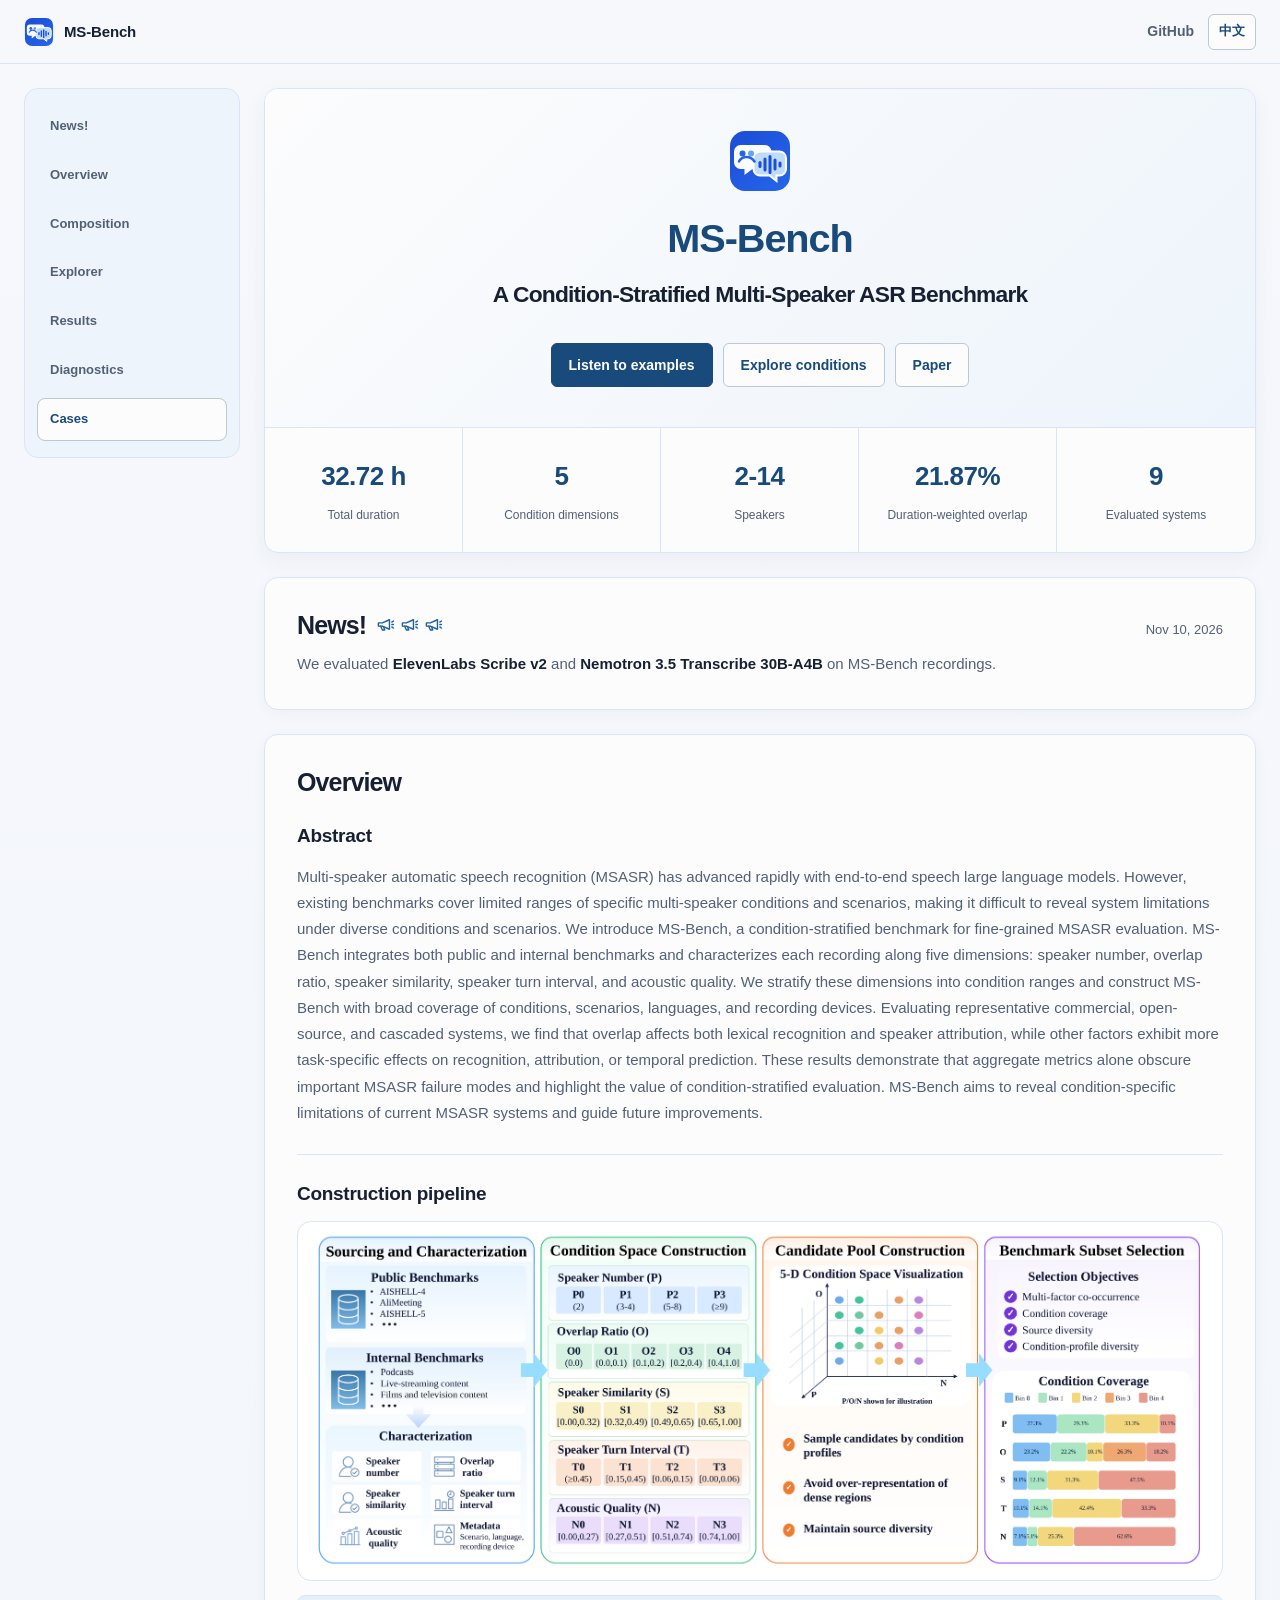
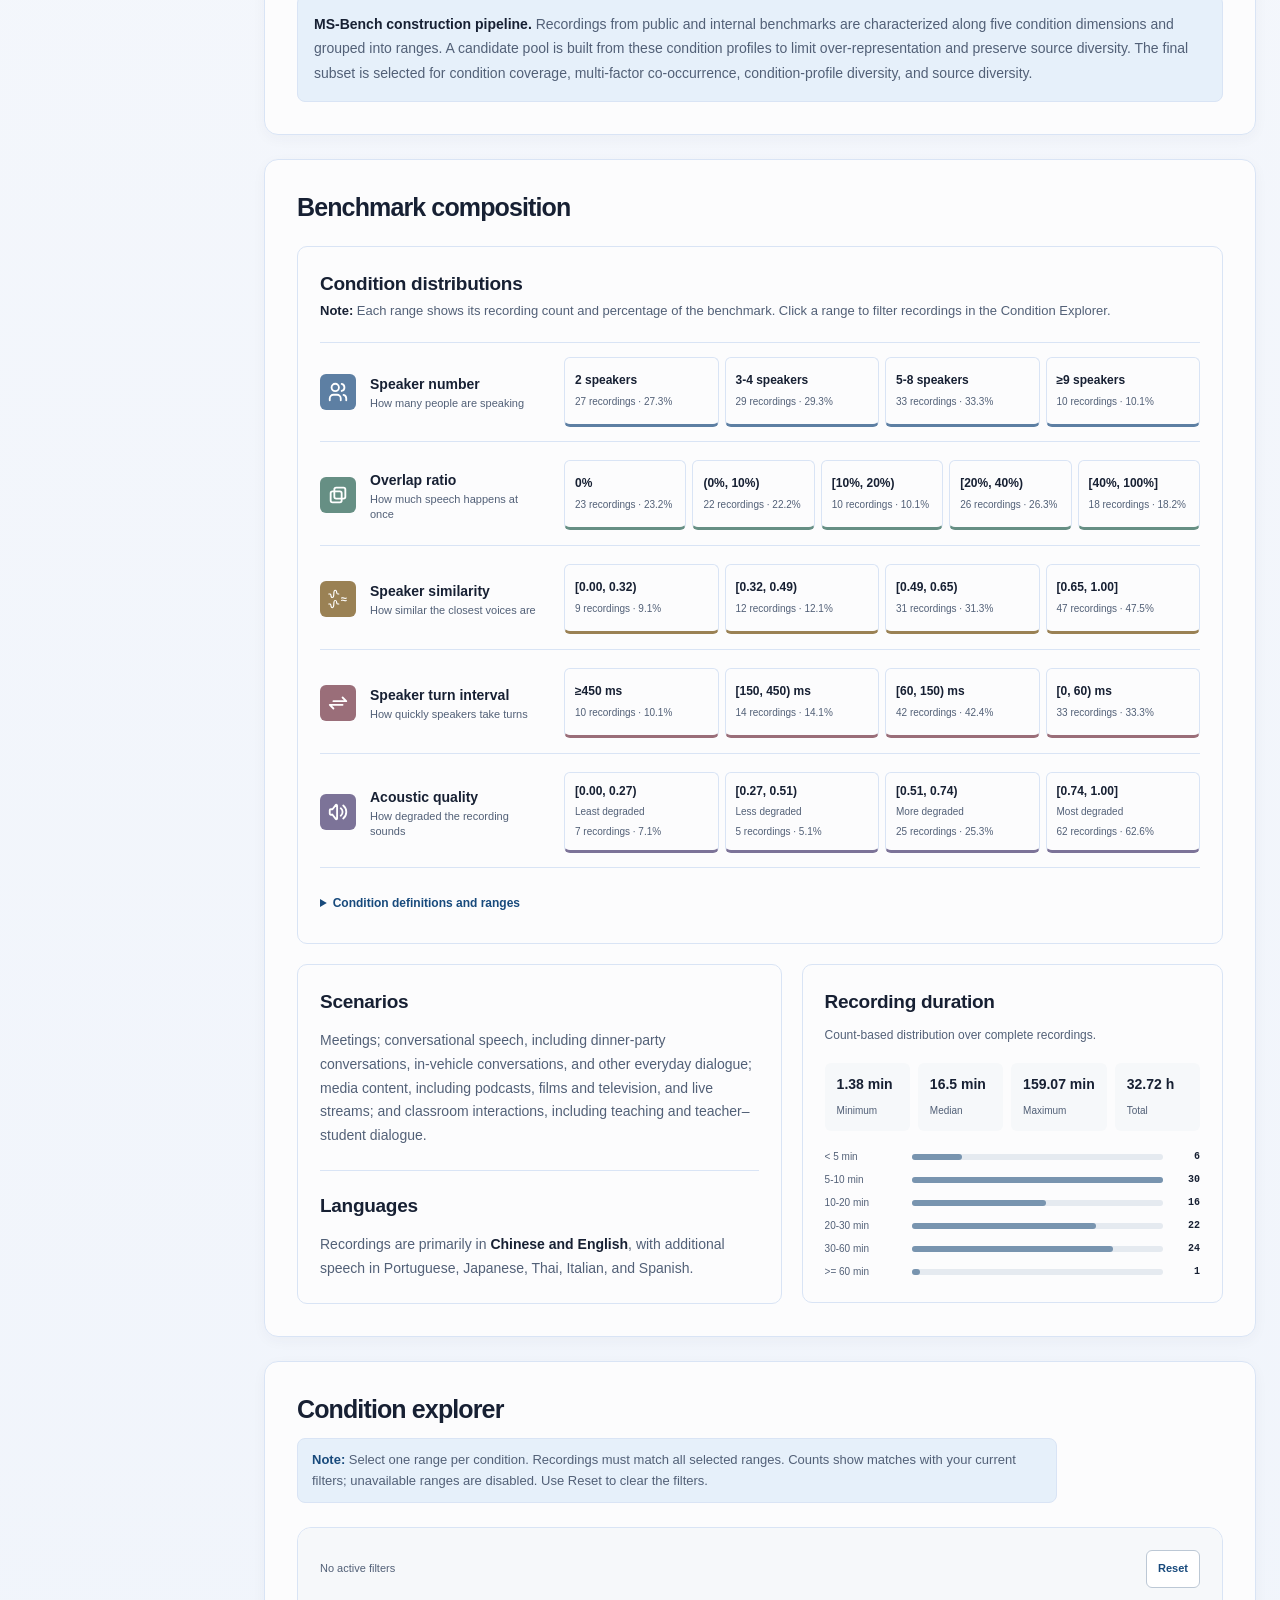
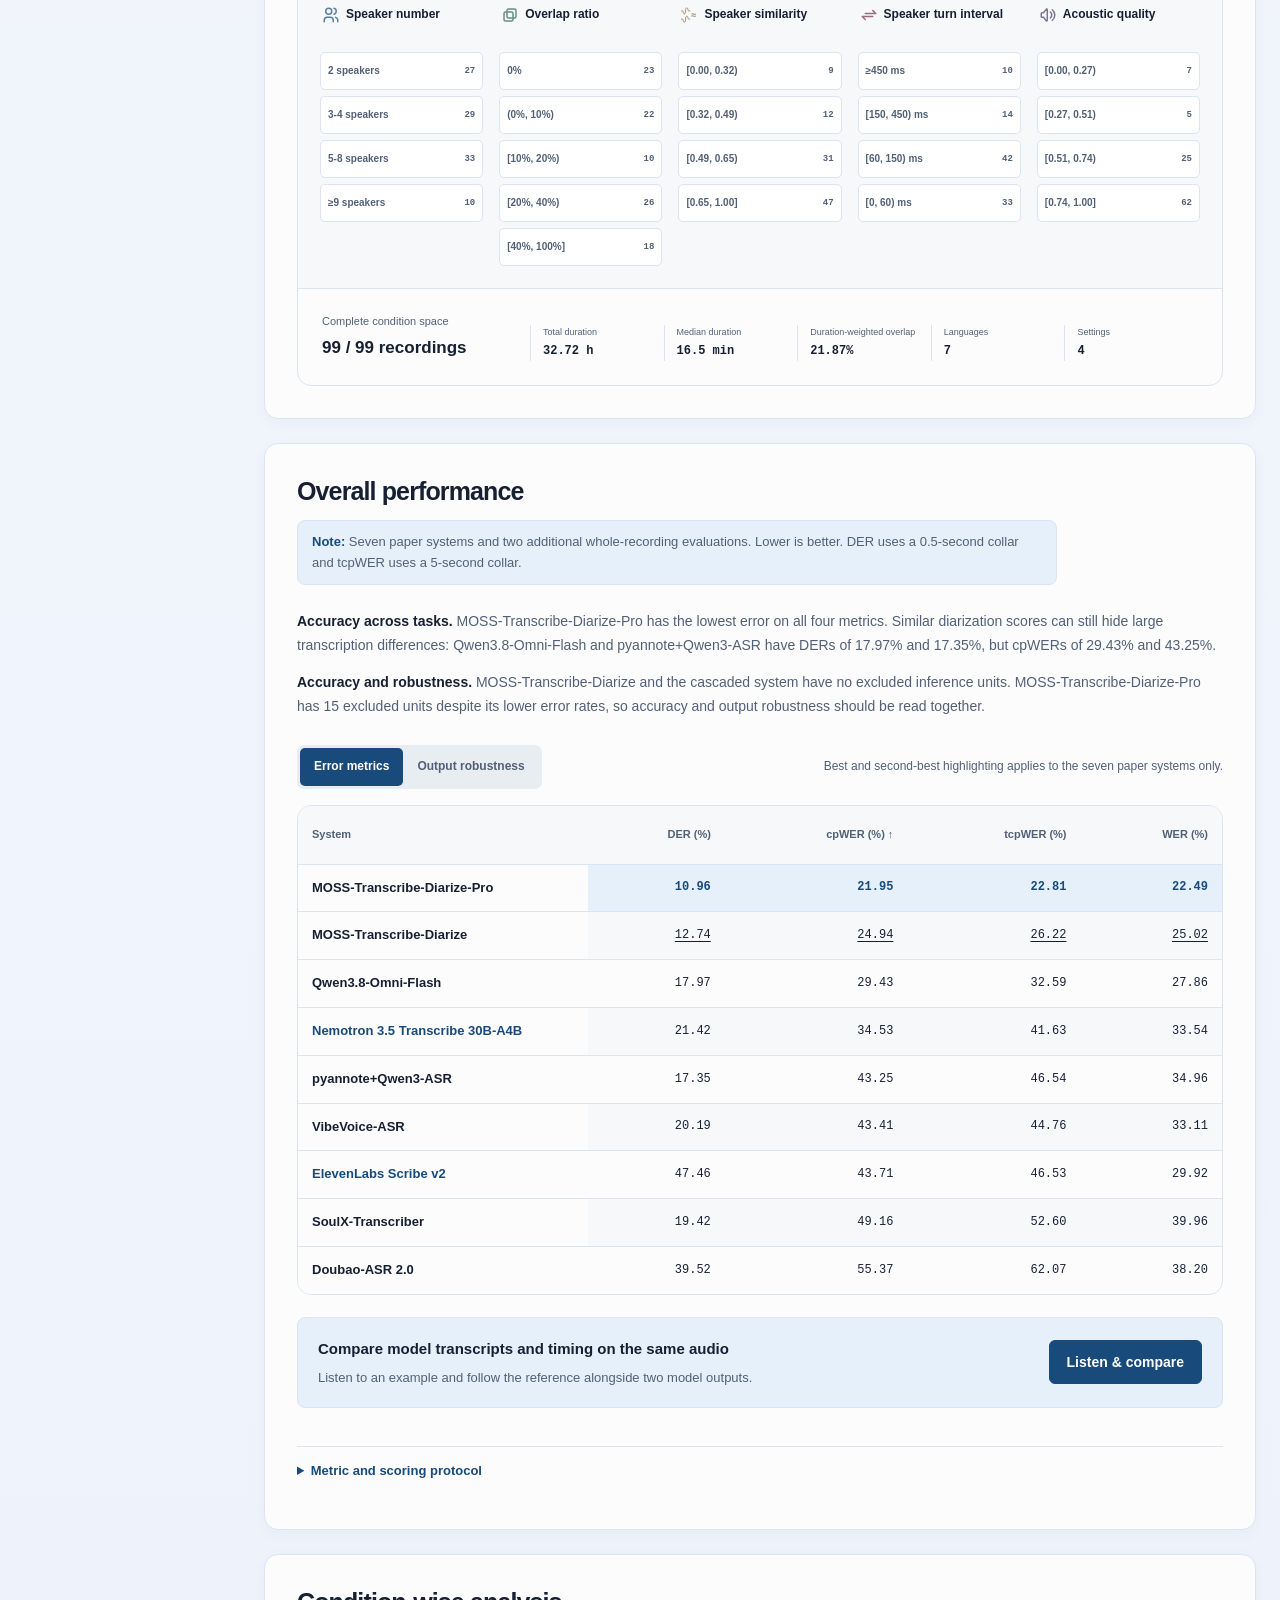
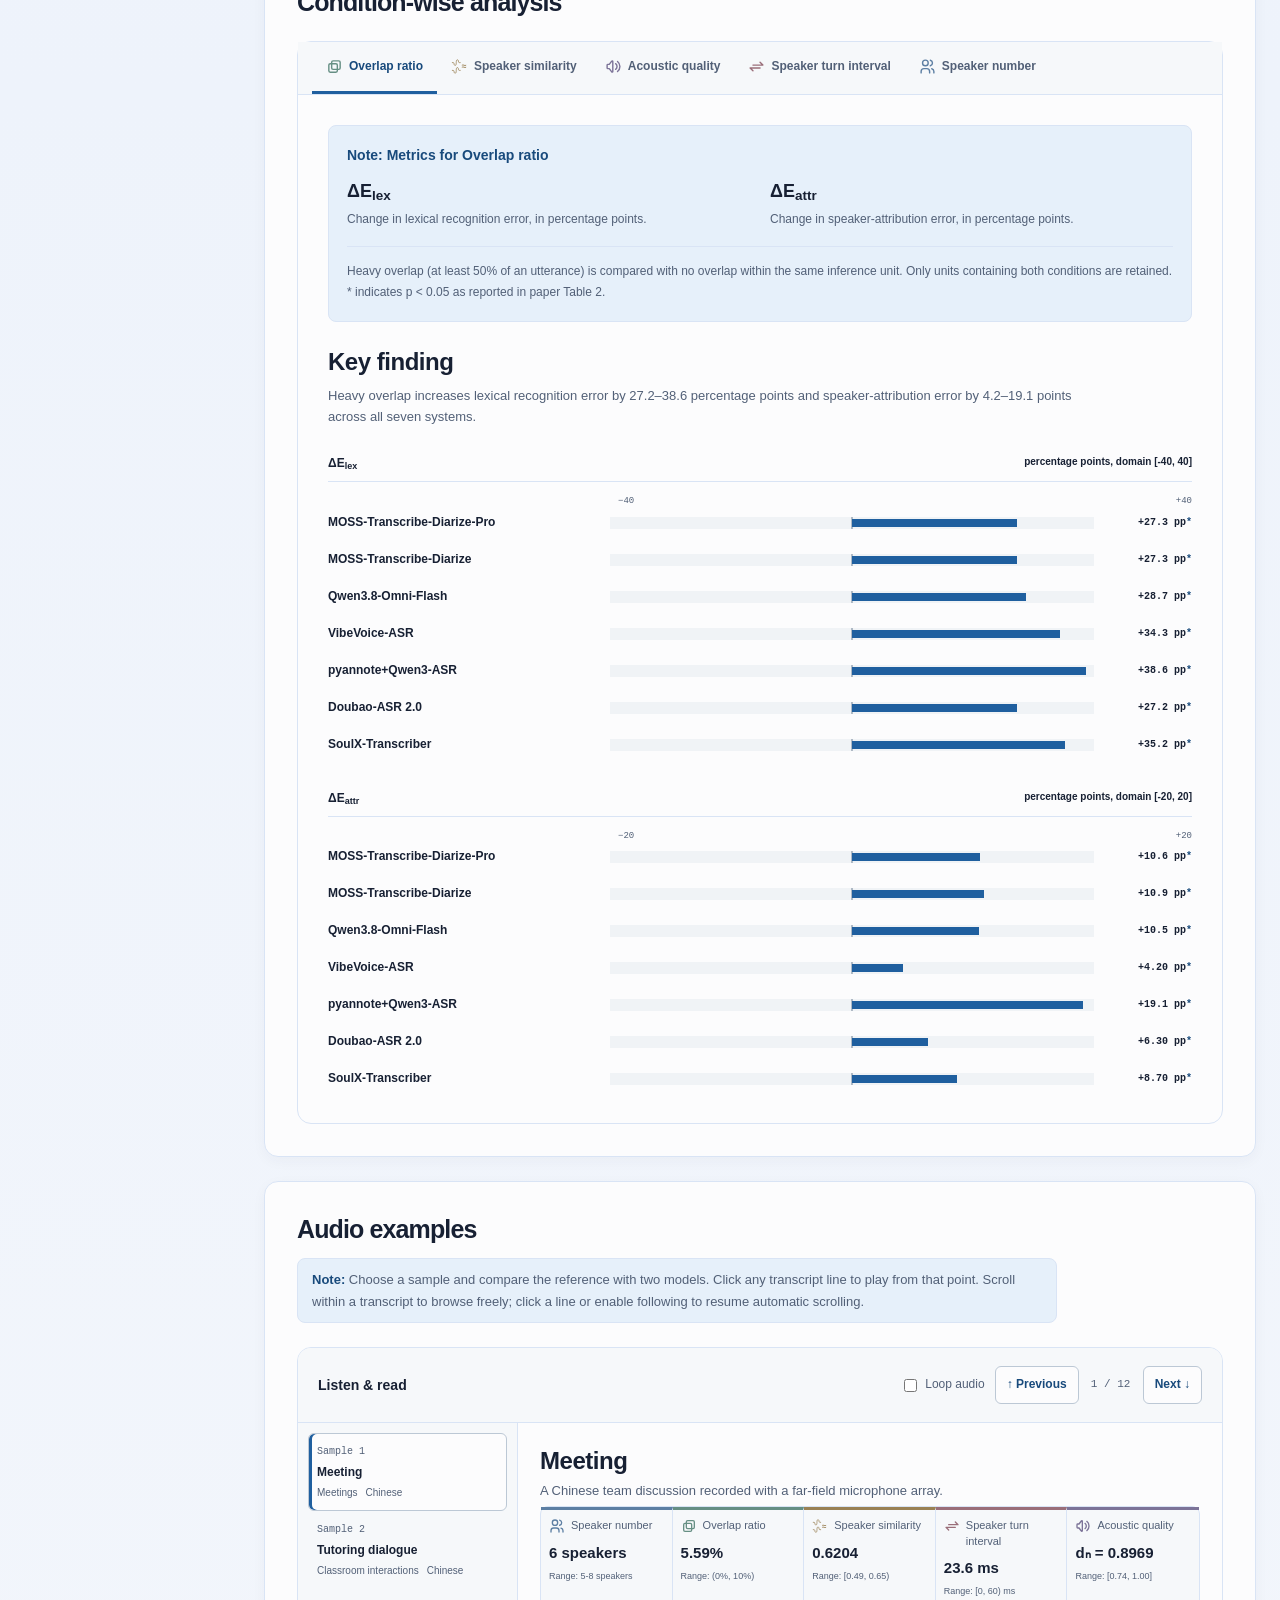
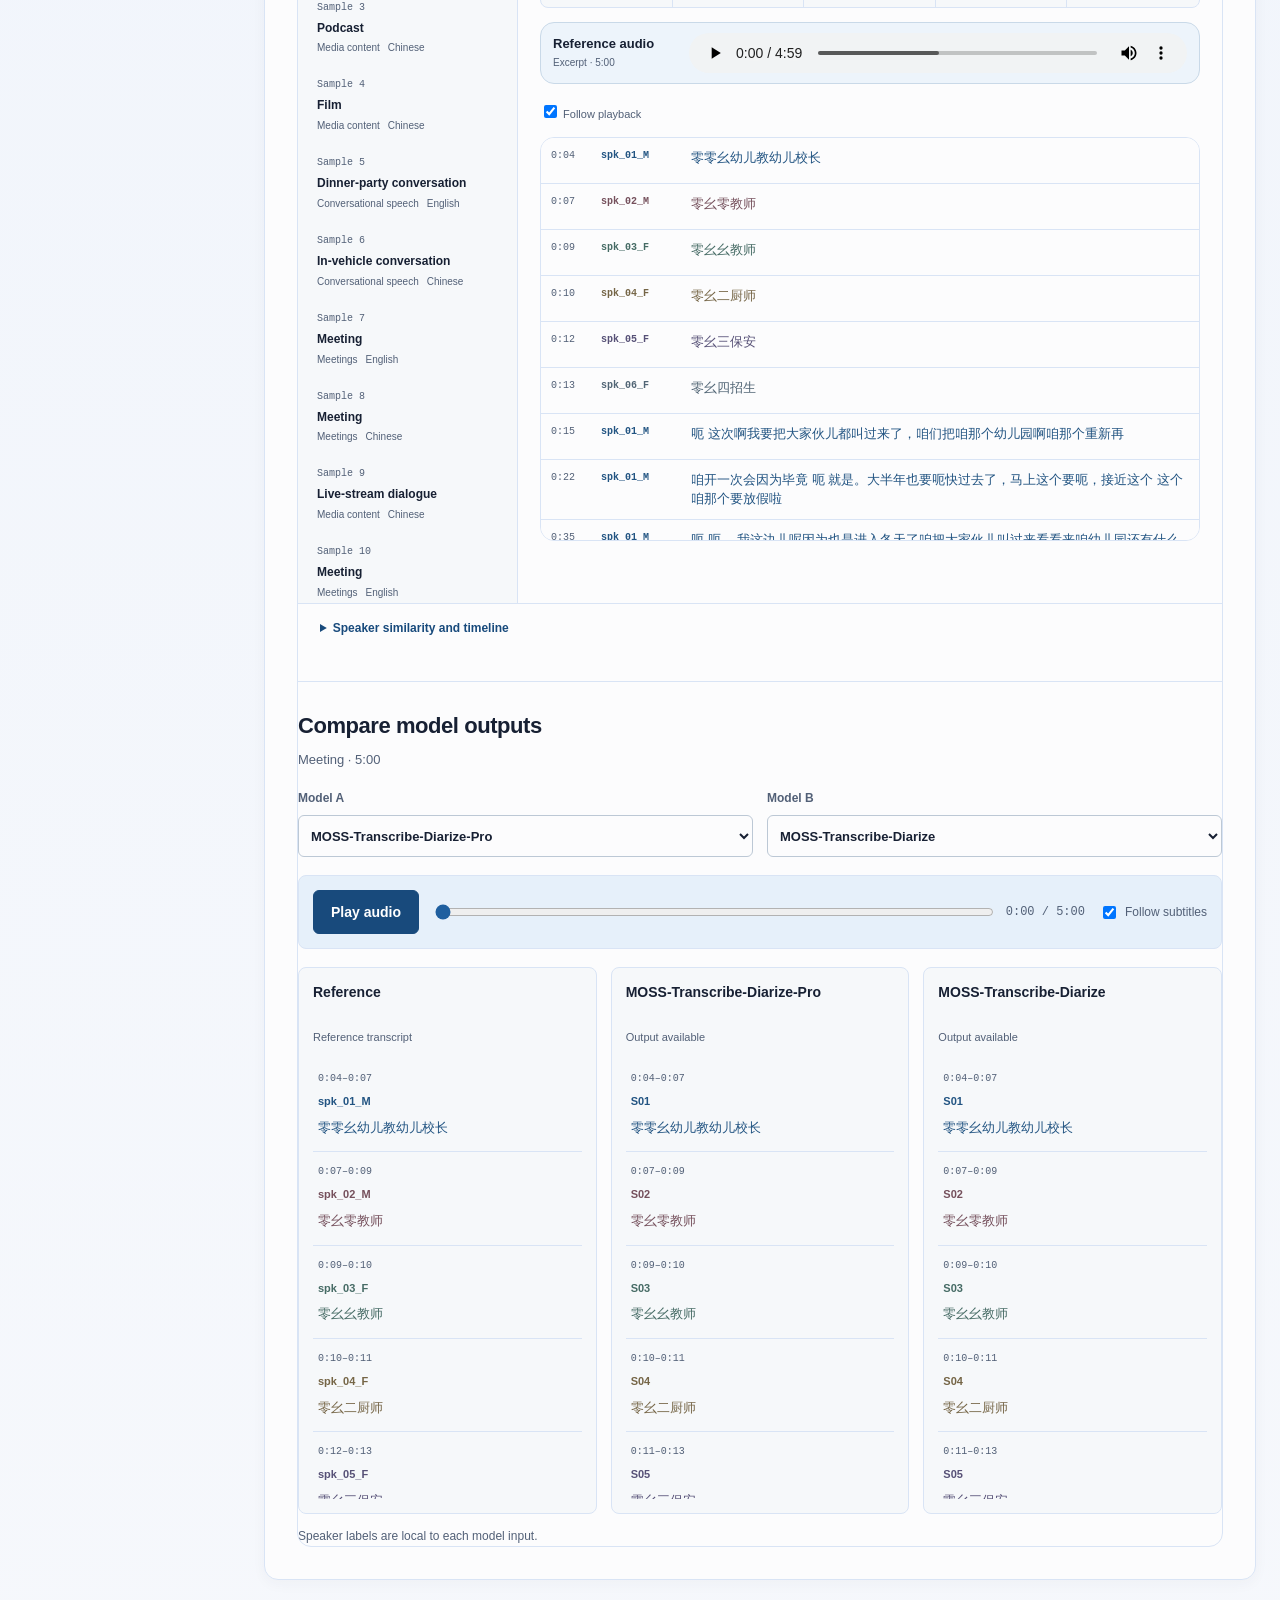
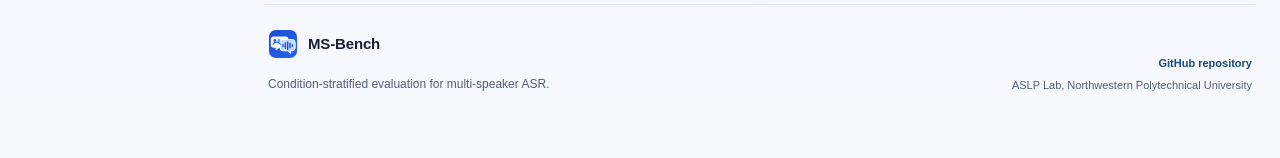
<file: index.html>
<!doctype html>
<html lang="en">
<head>
  <meta charset="utf-8">
  <meta name="viewport" content="width=device-width, initial-scale=1">
  <meta name="description" content="MS-Bench is a condition-stratified benchmark for fine-grained multi-speaker ASR evaluation.">
  <meta name="theme-color" content="#f4f0e8">
  <meta http-equiv="refresh" content="0; url=demo.html">
  <link rel="canonical" href="https://aslp-lab.github.io/MS-Bench/">
  <title>MS-Bench: A Condition-Stratified Multi-Speaker ASR Benchmark</title>
  <script>
    const destination = `demo.html${location.search}${location.hash}`;
    location.replace(destination);
  </script>
</head>
<body>
  <p>Opening the <a href="demo.html">MS-Bench demo page</a>…</p>
</body>
</html>
</file>
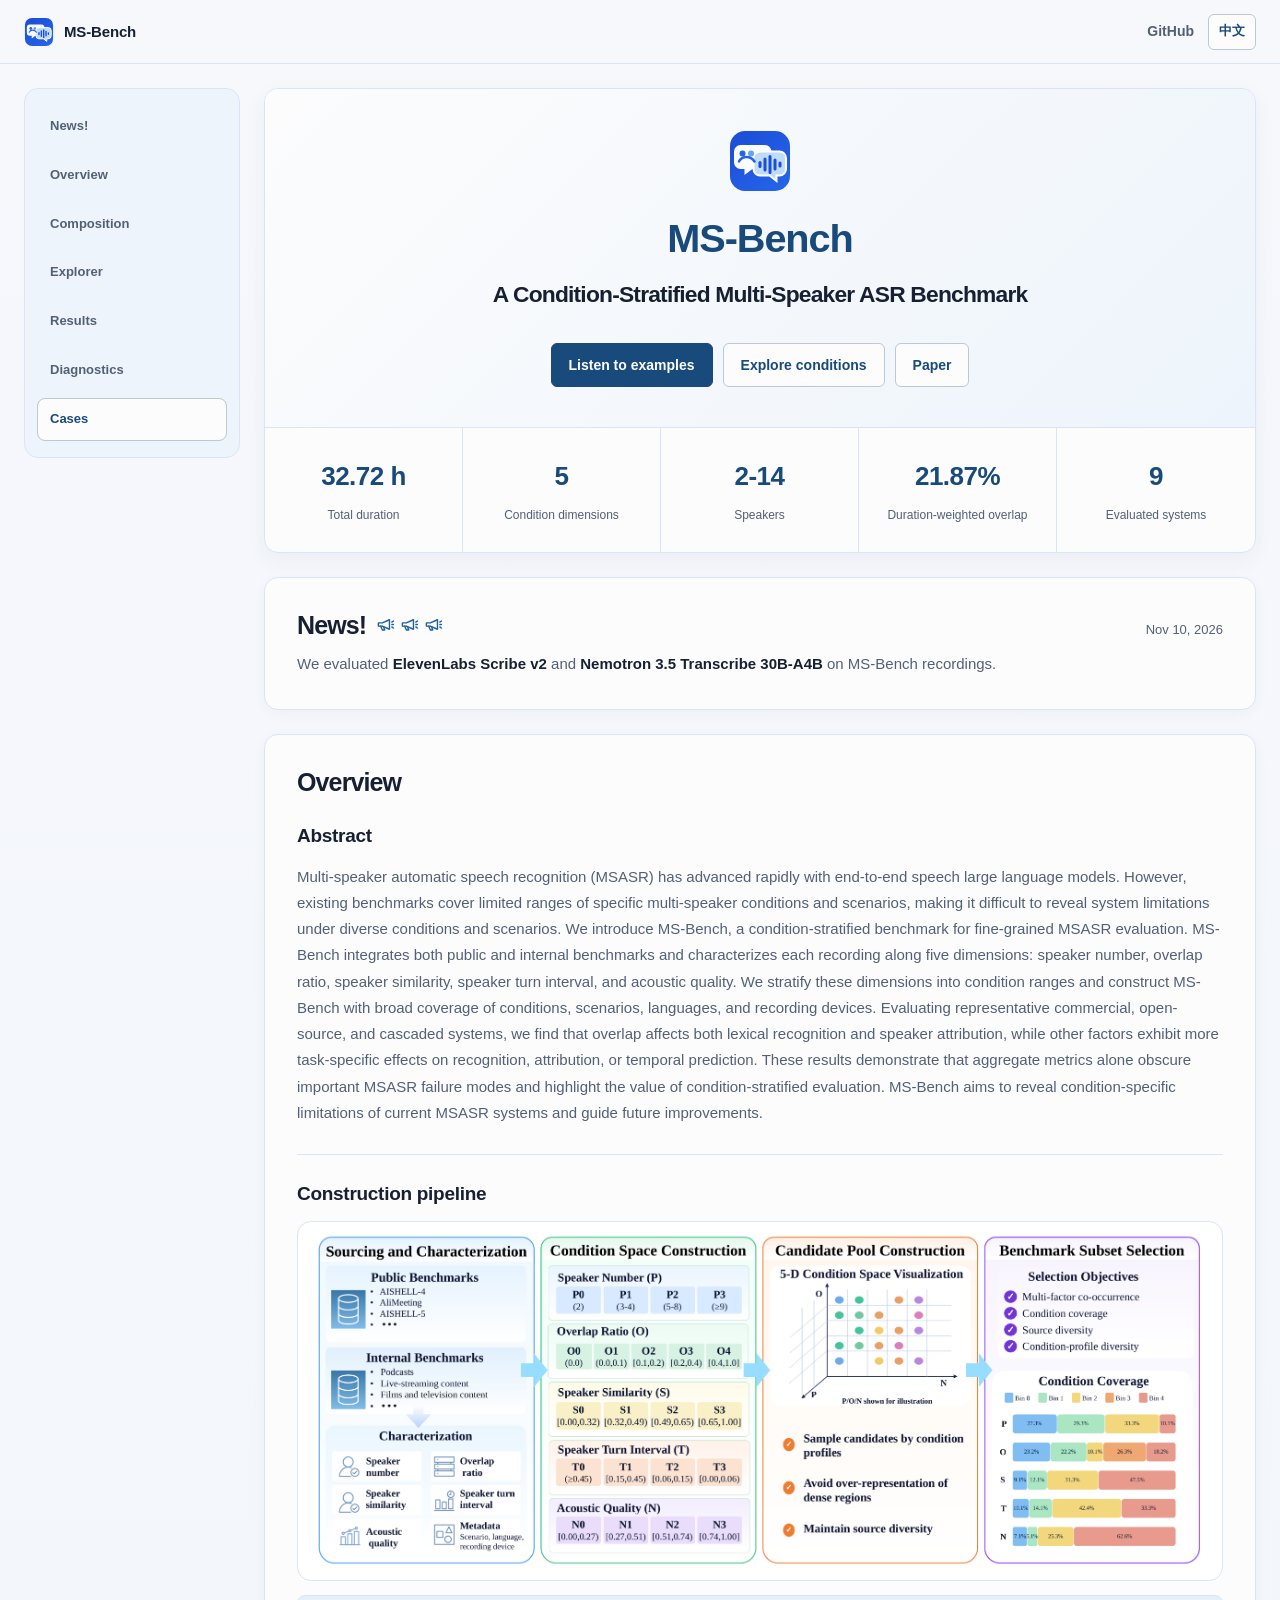
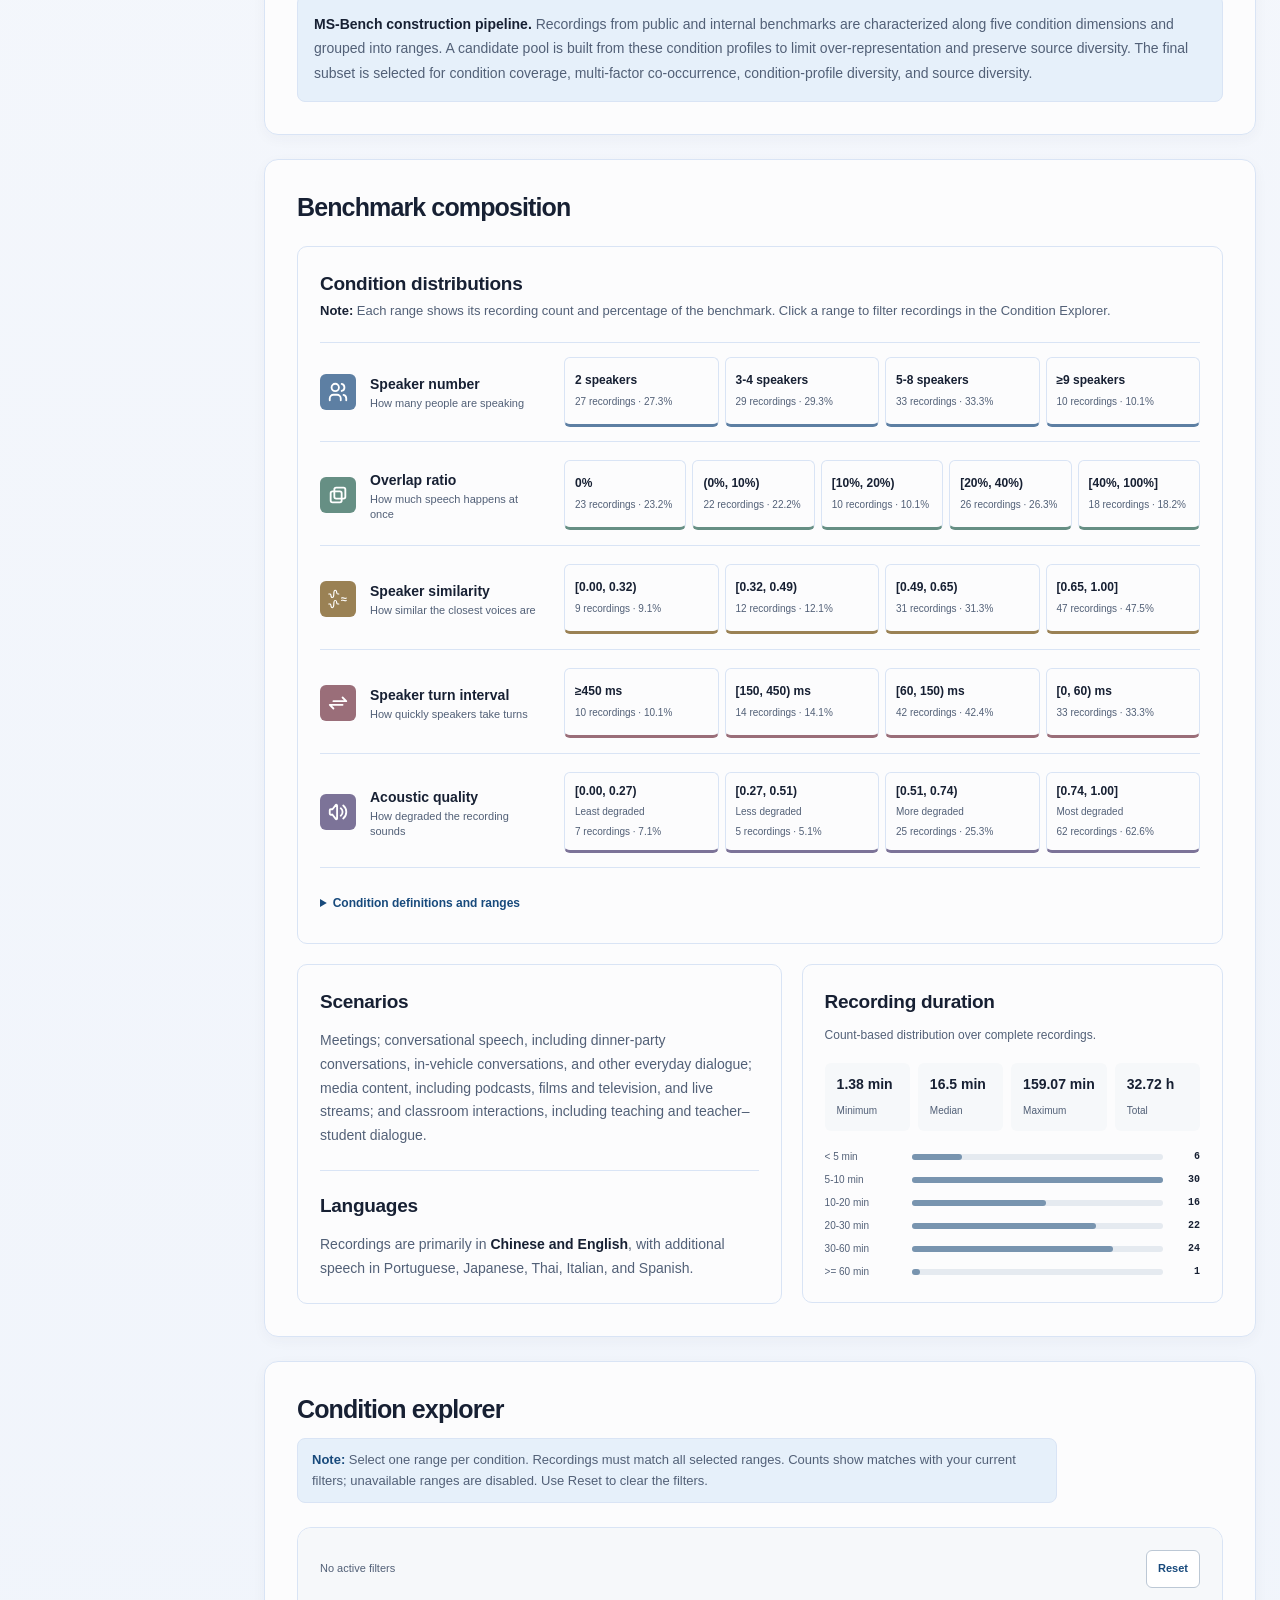
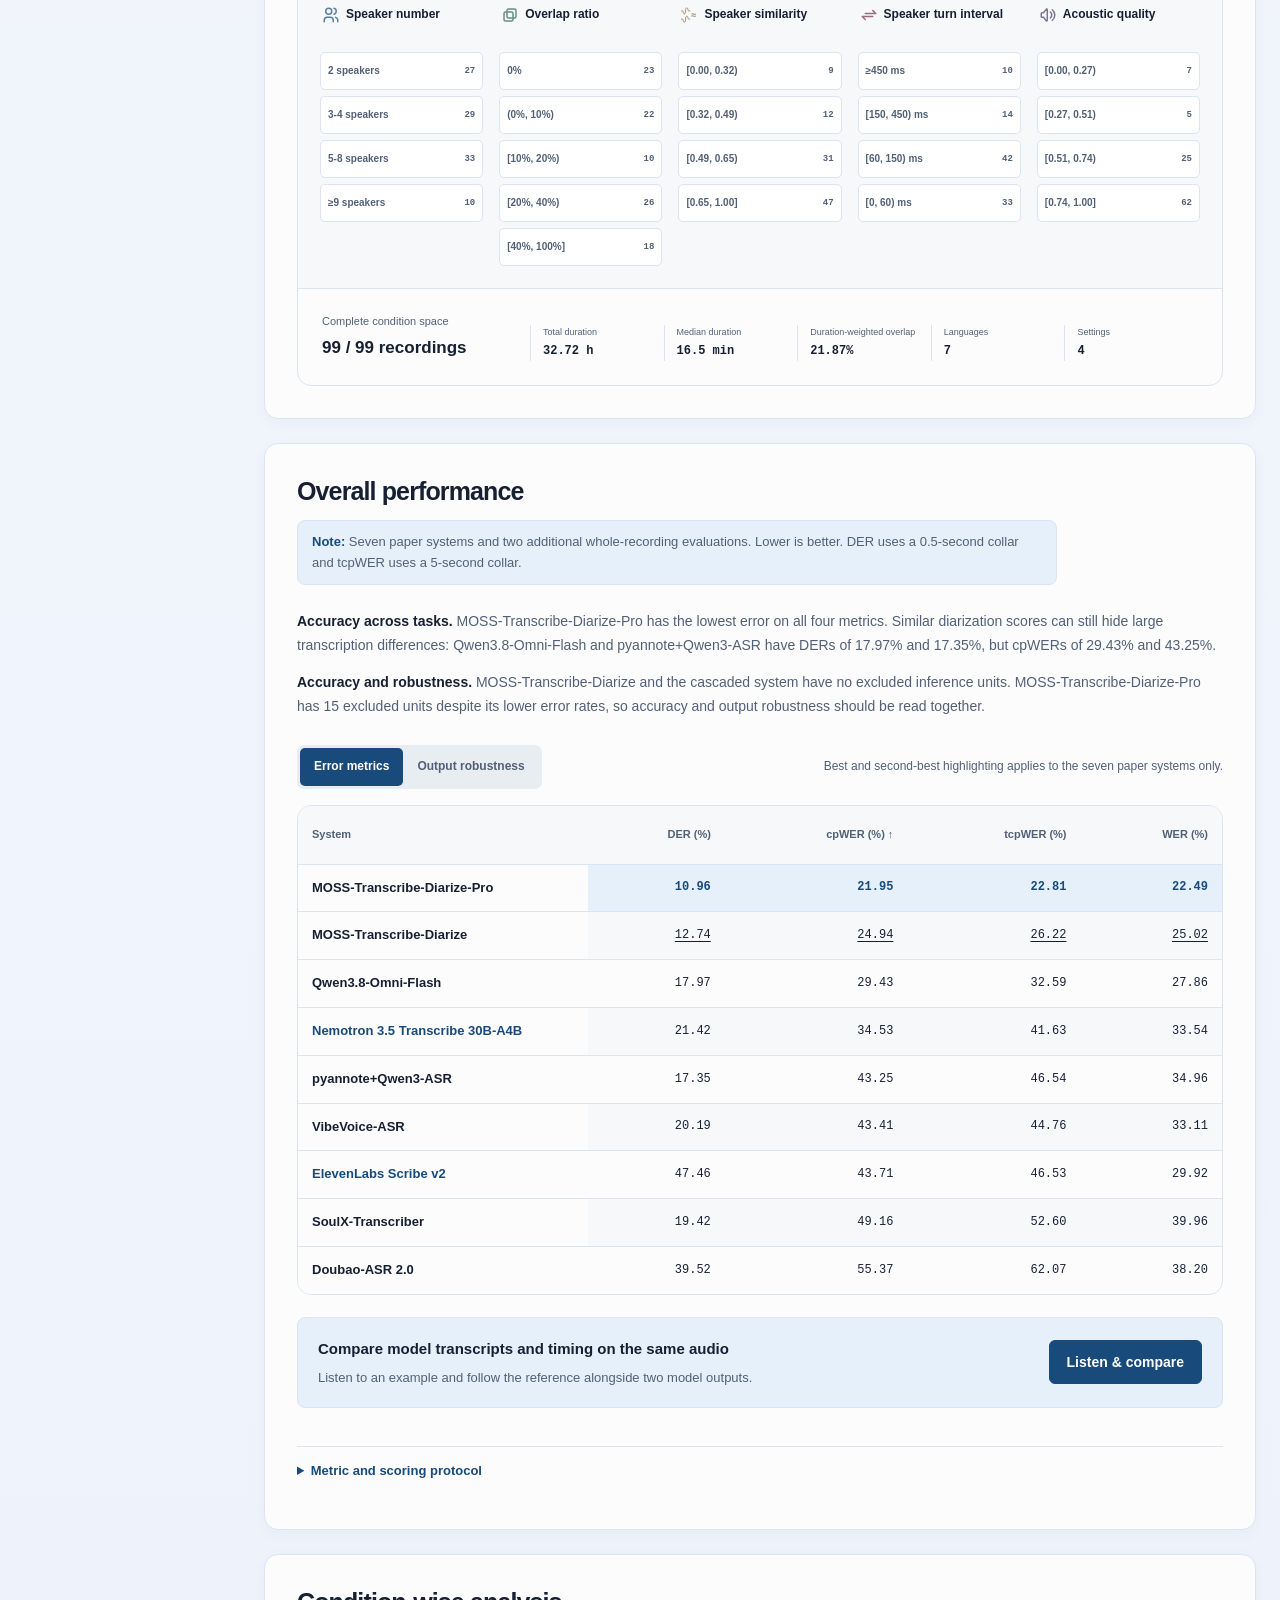
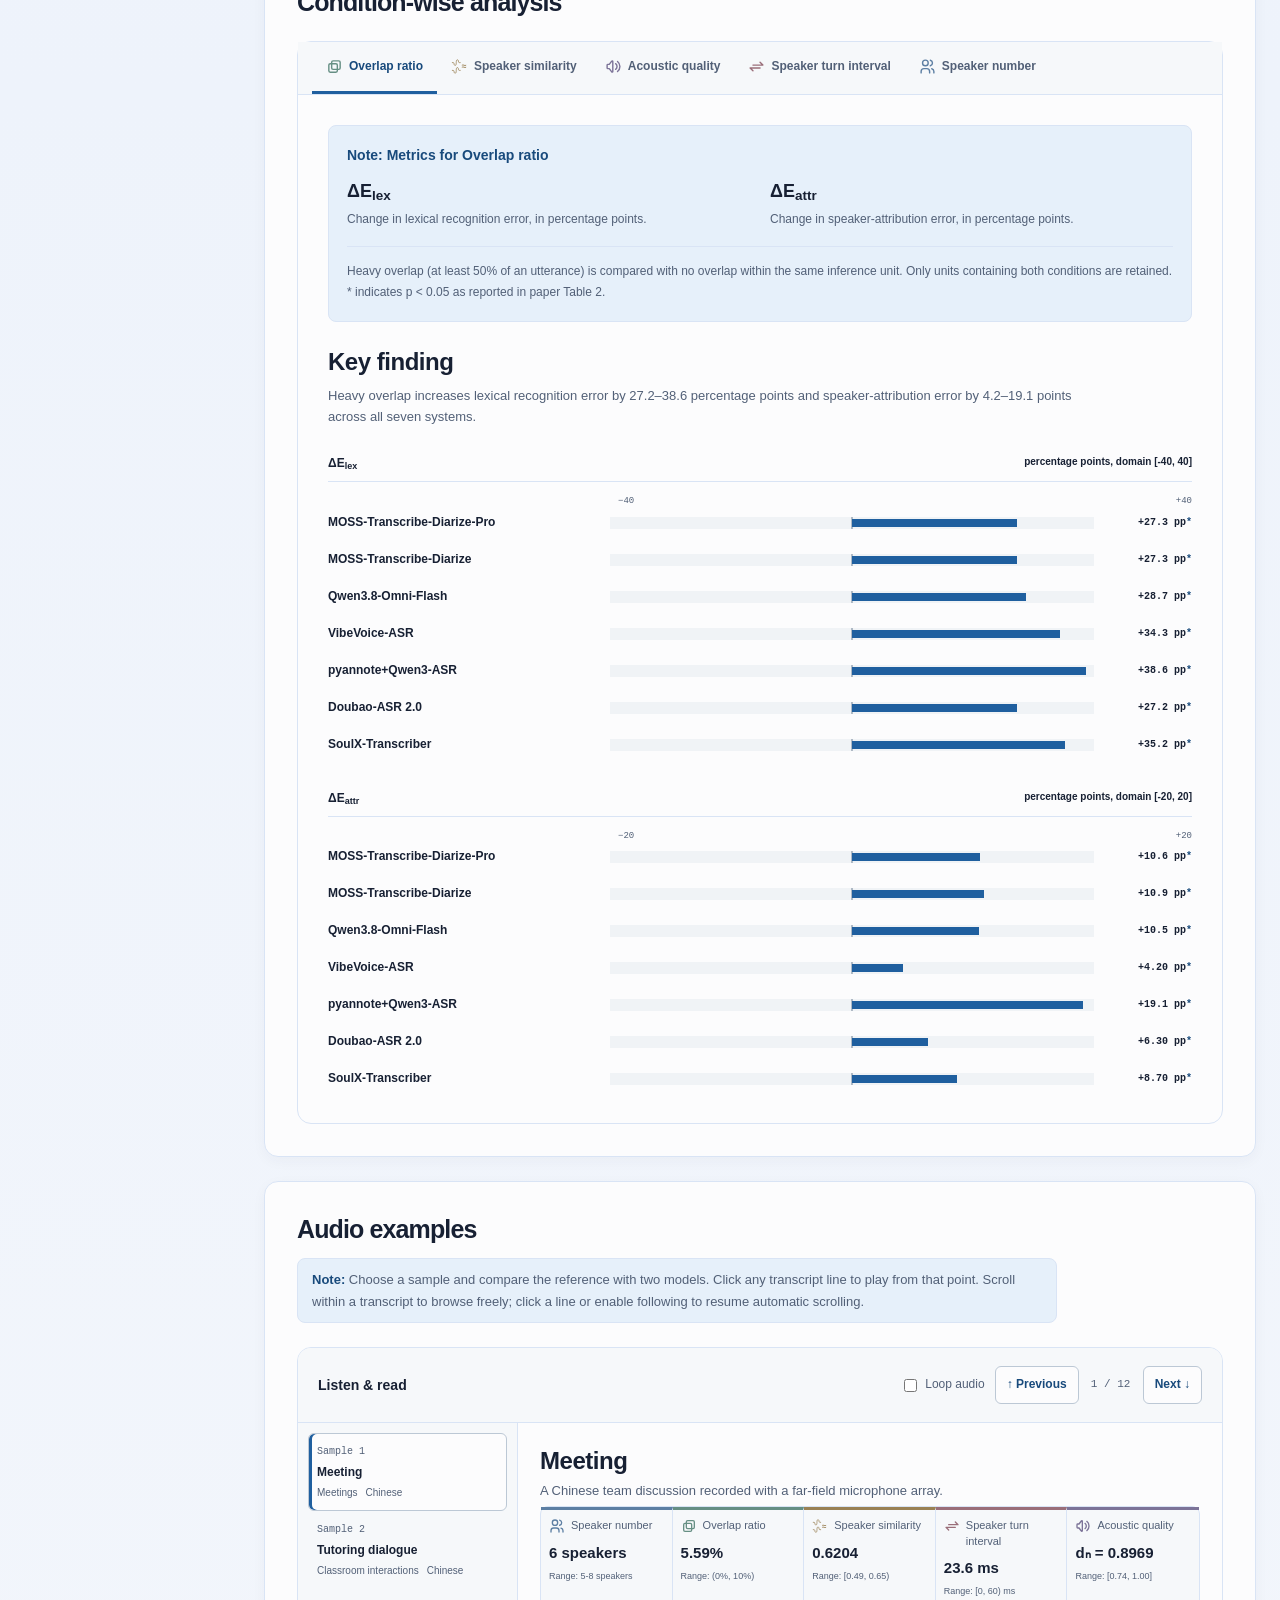
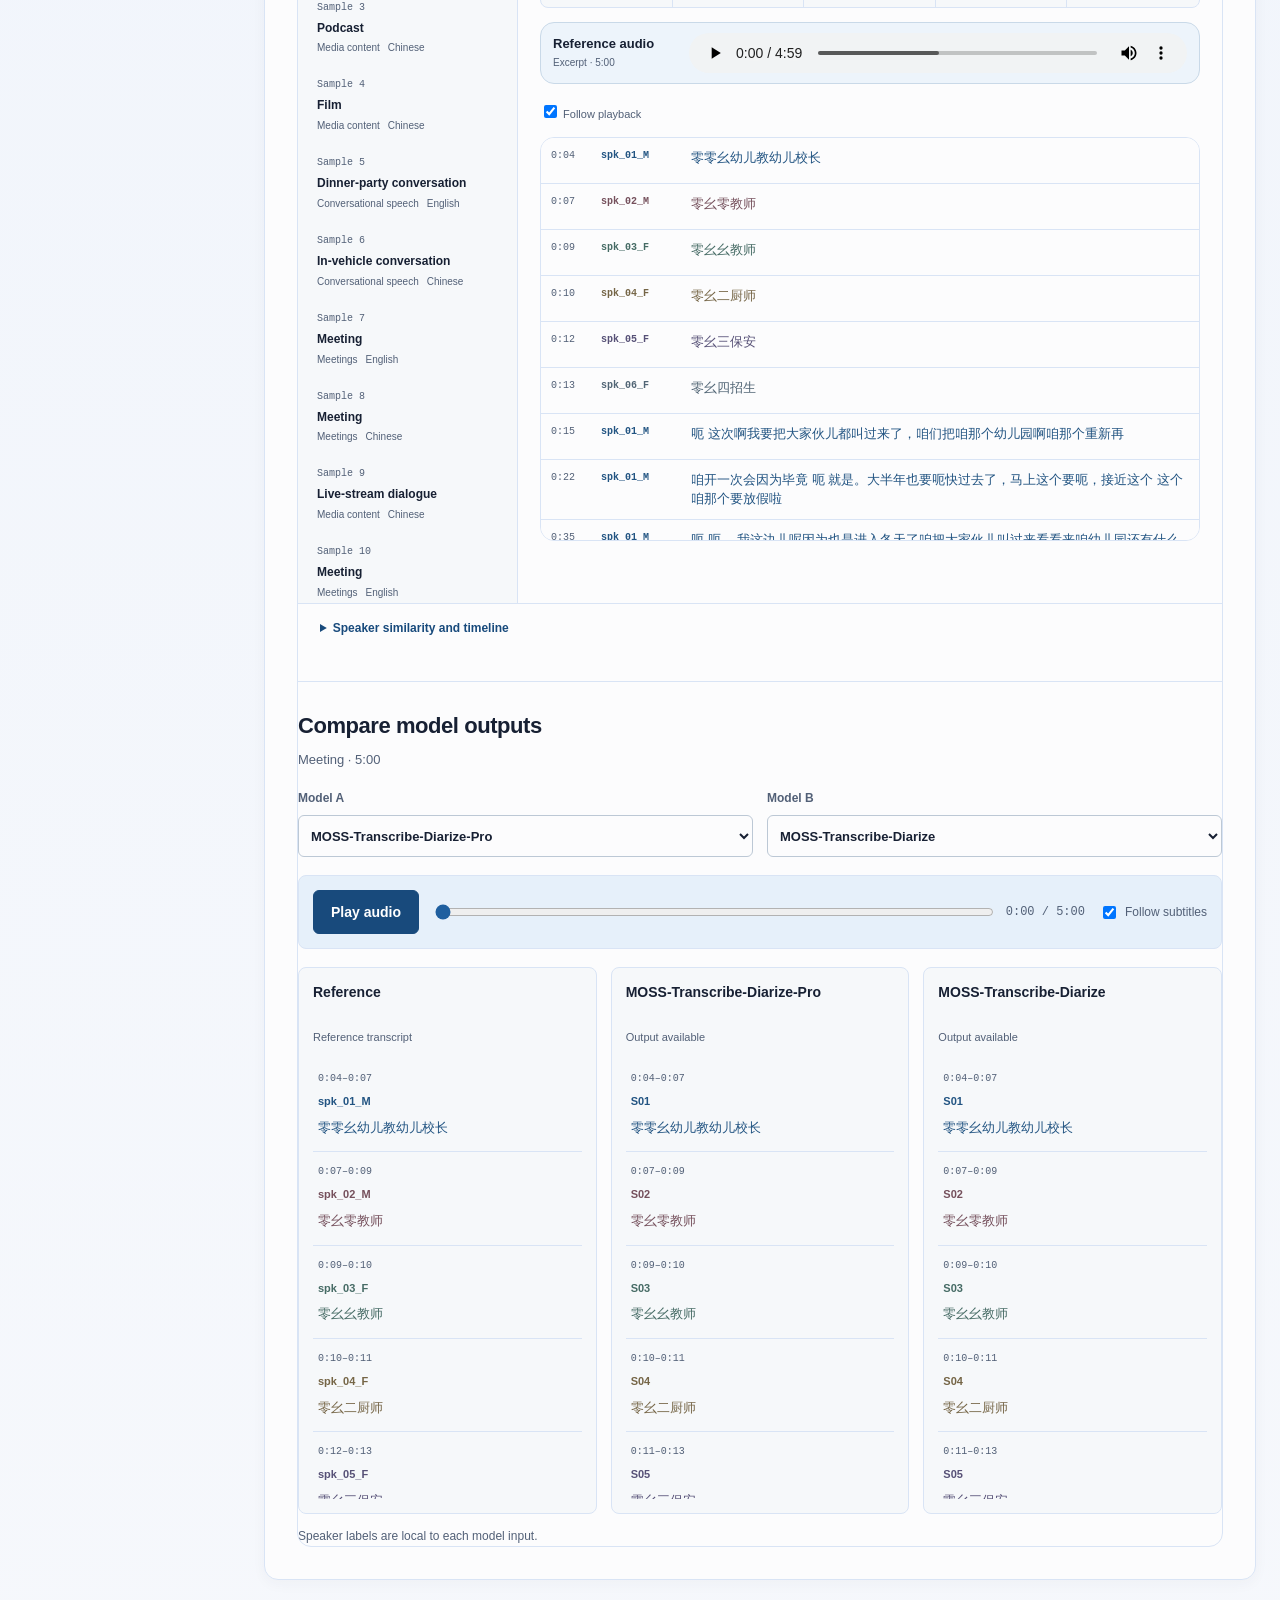
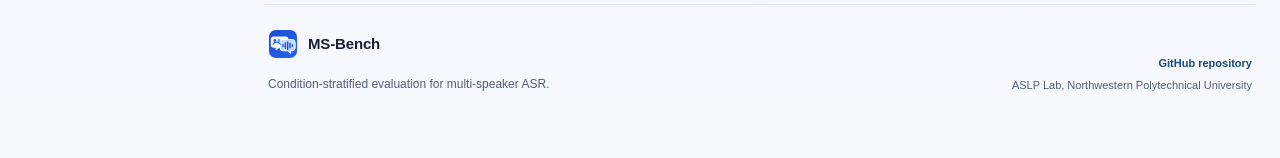
<file: demo.html>
<!doctype html>
<html lang="en">
<head>
  <meta charset="utf-8">
  <meta name="viewport" content="width=device-width, initial-scale=1">
  <meta name="description" content="MS-Bench is a condition-stratified benchmark for fine-grained multi-speaker ASR evaluation.">
  <meta name="theme-color" content="#f6f8fc">
  <title>MS-Bench: A Condition-Stratified Multi-Speaker ASR Benchmark</title>
  <link rel="icon" href="assets/mark.svg?v=20261007-demo-layout" type="image/svg+xml">
  <link rel="stylesheet" href="assets/style.css?v=20261113-model-examples">
</head>
<body>
  <a class="skip-link" href="#main">Skip to content</a>

  <header class="site-header" data-header>
    <div class="header-inner">
      <a class="brand" href="#top" aria-label="MS-Bench home">
        <img src="assets/mark.svg?v=20261007-demo-layout" alt="" width="32" height="32">
        <span>MS-Bench</span>
      </a>
      <div class="header-actions">
        <a class="text-link desktop-link" href="https://github.com/ASLP-lab/MS-Bench">GitHub</a>
        <button class="language-button" type="button" data-language-toggle data-i18n-ignore lang="zh-CN" aria-label="Switch to Chinese">中文</button>
        <button class="menu-button" type="button" data-menu-button aria-expanded="false" aria-controls="site-nav">Sections</button>
      </div>
    </div>
  </header>

  <div class="page-frame">
    <aside class="side-nav" id="site-nav" data-menu aria-label="Section navigation">
      <nav>
        <a href="#news" lang="en" data-i18n-ignore>News!</a>
        <a href="#introduction">Overview</a>
        <a href="#overview">Composition</a>
        <a href="#explore">Explorer</a>
        <a href="#leaderboard">Results</a>
        <a href="#diagnostics">Diagnostics</a>
        <a href="#cases">Cases</a>
      </nav>
    </aside>

    <div class="paper-shell">
      <main id="main">
        <section class="hero" id="top">
          <div class="hero-copy">
            <img class="hero-logo" src="assets/mark.svg?v=20261007-demo-layout" alt="" width="104" height="104">
            <h1><strong>MS-Bench</strong><span>A Condition-Stratified Multi-Speaker ASR Benchmark</span></h1>
            <div class="hero-actions">
              <a class="button button-primary" href="#cases">Listen to examples</a>
              <a class="button button-secondary" href="#explore">Explore conditions</a>
              <a class="button button-secondary" href="https://arxiv.org/abs/2610.25824" lang="en" data-i18n-ignore>Paper</a>
            </div>
          </div>
          <div class="stat-strip" aria-label="Benchmark headline statistics">
            <div><strong>32.72 h</strong><span>Total duration</span></div>
            <div><strong>5</strong><span>Condition dimensions</span></div>
            <div><strong>2-14</strong><span>Speakers</span></div>
            <div><strong>21.87%</strong><span>Duration-weighted overlap</span></div>
            <div><strong>9</strong><span>Evaluated systems</span></div>
          </div>
        </section>

        <section class="news section-pad" id="news" aria-labelledby="news-title" lang="en" data-i18n-ignore>
          <header class="section-head">
            <h2 id="news-title">News!
              <span class="news-icons" aria-hidden="true">
                <img src="assets/icons/megaphone.svg" alt="" width="19" height="19">
                <img src="assets/icons/megaphone.svg" alt="" width="19" height="19">
                <img src="assets/icons/megaphone.svg" alt="" width="19" height="19">
              </span>
            </h2>
            <time datetime="2026-11-10">Nov 10, 2026</time>
          </header>
          <p>We evaluated <strong>ElevenLabs Scribe v2</strong> and <strong>Nemotron 3.5 Transcribe 30B-A4B</strong> on MS-Bench recordings.</p>
        </section>

        <section class="benchmark-introduction section-pad" id="introduction">
          <header class="section-head"><h2>Overview</h2></header>
          <article class="paper-abstract">
            <h3>Abstract</h3>
            <p>Multi-speaker automatic speech recognition (MSASR) has advanced rapidly with end-to-end speech large language models. However, existing benchmarks cover limited ranges of specific multi-speaker conditions and scenarios, making it difficult to reveal system limitations under diverse conditions and scenarios. We introduce MS-Bench, a condition-stratified benchmark for fine-grained MSASR evaluation. MS-Bench integrates both public and internal benchmarks and characterizes each recording along five dimensions: speaker number, overlap ratio, speaker similarity, speaker turn interval, and acoustic quality. We stratify these dimensions into condition ranges and construct MS-Bench with broad coverage of conditions, scenarios, languages, and recording devices. Evaluating representative commercial, open-source, and cascaded systems, we find that overlap affects both lexical recognition and speaker attribution, while other factors exhibit more task-specific effects on recognition, attribution, or temporal prediction. These results demonstrate that aggregate metrics alone obscure important MSASR failure modes and highlight the value of condition-stratified evaluation. MS-Bench aims to reveal condition-specific limitations of current MSASR systems and guide future improvements.</p>
          </article>

          <article class="construction-pipeline">
            <h3>Construction pipeline</h3>
            <figure class="pipeline-figure">
              <a href="assets/data-construction-pipeline.png" target="_blank" rel="noopener noreferrer" aria-label="View the construction pipeline at full size"><img src="assets/data-construction-pipeline.png" alt="MS-Bench construction pipeline from data sourcing through characterization, condition space, candidate pool, and subset selection." width="3921" height="1463"></a>
              <figcaption><strong>MS-Bench construction pipeline.</strong> Recordings from public and internal benchmarks are characterized along five condition dimensions and grouped into ranges. A candidate pool is built from these condition profiles to limit over-representation and preserve source diversity. The final subset is selected for condition coverage, multi-factor co-occurrence, condition-profile diversity, and source diversity.</figcaption>
            </figure>
          </article>
        </section>

        <section class="overview section-pad" id="overview">
          <header class="section-head">
            <h2>Benchmark composition</h2>
          </header>

          <article class="condition-panel composition-panel" aria-labelledby="condition-distributions-title">
            <div class="coverage-heading">
              <h3 id="condition-distributions-title">Condition distributions</h3>
              <p class="coverage-note"><strong>Note:</strong> Each range shows its recording count and percentage of the benchmark. Click a range to filter recordings in the Condition Explorer.</p>
            </div>
            <div data-condition-coverage class="condition-coverage loading-block" aria-live="polite">Loading condition distributions...</div>
            <details class="condition-disclosure">
              <summary>Condition definitions and ranges</summary>
              <div data-condition-definitions></div>
            </details>
          </article>

          <div class="composition-layout">
            <article class="composition-panel context-panel">
              <section class="scenario-section" aria-labelledby="scenarios-title">
                <h3 id="scenarios-title">Scenarios</h3>
                <div data-overview-scenarios class="loading-block" aria-live="polite">Loading scenario description...</div>
              </section>
              <section class="language-section" aria-labelledby="languages-title">
                <h3 id="languages-title">Languages</h3>
                <div data-overview-language class="loading-block" aria-live="polite">Loading language description...</div>
              </section>
            </article>
            <article class="composition-panel duration-panel">
              <h3>Recording duration</h3>
              <p class="duration-description">Count-based distribution over complete recordings.</p>
              <div data-overview-duration class="loading-block" aria-live="polite">Loading duration distribution...</div>
            </article>
          </div>

        </section>

        <section class="explorer section-pad" id="explore">
          <header class="section-head">
            <h2>Condition explorer</h2>
            <p class="section-note"><strong>Note:</strong> Select one range per condition. Recordings must match all selected ranges. Counts show matches with your current filters; unavailable ranges are disabled. Use Reset to clear the filters.</p>
          </header>

          <div class="explorer-shell module-state" data-module="metadata" data-explorer>
            <div class="filter-panel" aria-label="Condition filters">
              <div class="filter-toolbar"><div data-active-filters class="active-filters" aria-live="polite"><span>No active filters</span></div><button type="button" data-reset-filters>Reset</button></div>
              <div class="filter-grid">
                <fieldset class="filter-group" data-filter-axis="P"><legend>Speaker number</legend><div class="filter-options"><button type="button" data-axis="P" data-value="P0">2 speakers</button><button type="button" data-axis="P" data-value="P1">3-4 speakers</button><button type="button" data-axis="P" data-value="P2">5-8 speakers</button><button type="button" data-axis="P" data-value="P3">≥9 speakers</button></div></fieldset>
                <fieldset class="filter-group" data-filter-axis="O"><legend>Overlap ratio</legend><div class="filter-options"><button type="button" data-axis="O" data-value="O0">0%</button><button type="button" data-axis="O" data-value="O1">(0%, 10%)</button><button type="button" data-axis="O" data-value="O2">[10%, 20%)</button><button type="button" data-axis="O" data-value="O3">[20%, 40%)</button><button type="button" data-axis="O" data-value="O4">[40%, 100%]</button></div></fieldset>
                <fieldset class="filter-group" data-filter-axis="S"><legend>Speaker similarity</legend><div class="filter-options"><button type="button" data-axis="S" data-value="S0">[0.00, 0.32)</button><button type="button" data-axis="S" data-value="S1">[0.32, 0.49)</button><button type="button" data-axis="S" data-value="S2">[0.49, 0.65)</button><button type="button" data-axis="S" data-value="S3">[0.65, 1.00]</button></div></fieldset>
                <fieldset class="filter-group" data-filter-axis="T"><legend>Speaker turn interval</legend><div class="filter-options"><button type="button" data-axis="T" data-value="T0">≥450 ms</button><button type="button" data-axis="T" data-value="T1">[150, 450) ms</button><button type="button" data-axis="T" data-value="T2">[60, 150) ms</button><button type="button" data-axis="T" data-value="T3">[0, 60) ms</button></div></fieldset>
                <fieldset class="filter-group" data-filter-axis="N"><legend>Acoustic quality</legend><div class="filter-options"><button type="button" data-axis="N" data-value="N0">[0.00, 0.27)</button><button type="button" data-axis="N" data-value="N1">[0.27, 0.51)</button><button type="button" data-axis="N" data-value="N2">[0.51, 0.74)</button><button type="button" data-axis="N" data-value="N3">[0.74, 1.00]</button></div></fieldset>
              </div>
            </div>

            <div class="explorer-results">
              <div class="match-summary">
                <div><span data-explorer-status>Preparing metadata...</span><strong><b data-match-count>-</b> / 99 recordings</strong></div>
                <dl>
                  <div><dt>Total duration</dt><dd data-total-duration>-</dd></div>
                  <div><dt>Median duration</dt><dd data-median-duration>-</dd></div>
                  <div><dt>Duration-weighted overlap</dt><dd data-average-overlap>-</dd></div>
                  <div><dt>Languages</dt><dd data-language-count>-</dd></div>
                  <div><dt>Settings</dt><dd data-scenario-count>-</dd></div>
                </dl>
              </div>
            </div>
          </div>
        </section>

        <section class="leaderboard section-pad" id="leaderboard">
          <header class="section-head">
            <h2>Overall performance</h2>
            <p class="section-note"><strong>Note:</strong> Seven paper systems and two additional whole-recording evaluations. Lower is better. DER uses a 0.5-second collar and tcpWER uses a 5-second collar.</p>
          </header>
          <div class="performance-findings">
            <p><strong>Accuracy across tasks.</strong> MOSS-Transcribe-Diarize-Pro has the lowest error on all four metrics. Similar diarization scores can still hide large transcription differences: Qwen3.8-Omni-Flash and pyannote+Qwen3-ASR have DERs of 17.97% and 17.35%, but cpWERs of 29.43% and 43.25%.</p>
            <p><strong>Accuracy and robustness.</strong> MOSS-Transcribe-Diarize and the cascaded system have no excluded inference units. MOSS-Transcribe-Diarize-Pro has 15 excluded units despite its lower error rates, so accuracy and output robustness should be read together.</p>
          </div>
          <div class="board-toolbar">
            <div class="segmented" role="group" aria-label="Results view" data-board-toggle>
              <button type="button" class="active" data-view="overall" aria-pressed="true">Error metrics</button>
              <button type="button" data-view="robustness" aria-pressed="false">Output robustness</button>
            </div>
            <p data-leaderboard-note>Best and second-best values are marked by column.</p>
          </div>
          <div class="table-wrap module-state" data-module="leaderboard" data-leaderboard aria-live="polite"><p class="loading-block">Loading system results...</p></div>
          <aside class="comparison-entry">
            <div><strong>Compare model transcripts and timing on the same audio</strong><p>Listen to an example and follow the reference alongside two model outputs.</p></div>
            <a class="button button-primary" href="#model-comparison">Listen &amp; compare</a>
          </aside>
          <details class="method-note">
            <summary>Metric and scoring protocol</summary>
            <div>
              <p><b>DER</b>: diarization error with a 0.5-second collar. <b>cpWER</b>: speaker-attributed transcription error under optimal speaker permutation. <b>tcpWER</b>: time-constrained cpWER with a 5-second collar. <b>WER</b>: speaker-agnostic lexical error.</p>
              <p>Metrics use each system's scoreable inference units, so valid subsets may differ. Excluded units cannot be scored reliably. Soft-degradation units remain parseable and are retained.</p>
              <p>For the two additional systems, soft-degradation counts include scored recordings with clear hallucinations confirmed during transcript review. Each recording counts once.</p>
            </div>
          </details>
        </section>

        <section class="diagnostics section-pad" id="diagnostics">
          <header class="section-head">
            <h2>Condition-wise analysis</h2>
          </header>
          <div class="diagnostic-shell module-state" data-module="diagnostics">
            <div class="diagnostic-tabs" role="tablist" aria-label="Diagnostic dimension" data-diagnostic-tabs>
              <button id="tab-overlap" type="button" role="tab" aria-controls="diagnostic-panel" aria-selected="true" tabindex="0" data-diagnostic="overlap">Overlap ratio</button>
              <button id="tab-similarity" type="button" role="tab" aria-controls="diagnostic-panel" aria-selected="false" tabindex="-1" data-diagnostic="similarity">Speaker similarity</button>
              <button id="tab-acoustic" type="button" role="tab" aria-controls="diagnostic-panel" aria-selected="false" tabindex="-1" data-diagnostic="acoustic">Acoustic quality</button>
              <button id="tab-turn" type="button" role="tab" aria-controls="diagnostic-panel" aria-selected="false" tabindex="-1" data-diagnostic="turn">Speaker turn interval</button>
              <button id="tab-speaker" type="button" role="tab" aria-controls="diagnostic-panel" aria-selected="false" tabindex="-1" data-diagnostic="speaker">Speaker number</button>
            </div>
            <div id="diagnostic-panel" class="diagnostic-panel" data-diagnostic-panel role="tabpanel" aria-labelledby="tab-overlap" aria-live="polite"><p class="loading-block">Loading diagnostic findings...</p></div>
          </div>
        </section>

        <section class="cases section-pad" id="cases">
          <header class="section-head">
            <h2>Audio examples</h2>
            <p class="section-note"><strong>Note:</strong> Choose a sample and compare the reference with two models. Click any transcript line to play from that point. Scroll within a transcript to browse freely; click a line or enable following to resume automatic scrolling.</p>
          </header>
          <div class="sample-browser module-state" data-module="cases" data-case-grid><p class="loading-block">Loading representative cases...</p></div>
        </section>
      </main>

      <footer class="site-footer">
        <div><a class="brand" href="#top"><img src="assets/mark.svg?v=20261007-demo-layout" alt="" width="30" height="30"><span>MS-Bench</span></a><p>Condition-stratified evaluation for multi-speaker ASR.</p></div>
        <div><a href="https://github.com/ASLP-lab/MS-Bench">GitHub repository</a><span>ASLP Lab, Northwestern Polytechnical University</span></div>
      </footer>
    </div>
  </div>

  <noscript><div class="noscript">Interactive charts require JavaScript. You can still download the <a href="benchmark/metadata.jsonl">benchmark metadata</a> and read the <a href="docs/evaluation-protocol.md">evaluation protocol</a>.</div></noscript>
  <script src="assets/i18n.js?v=20261110-official-links" defer></script>
  <script src="assets/app.js?v=20261113-model-examples" defer></script>
</body>
</html>
</file>
<file: assets/style.css>
:root {
  /* Layout inspired by the local MINT-Bench visualization: wide sidebar,
     compact header, summary cards, and independently grouped result panels. */
  --bg: #f6f8fc;
  --bg-secondary: #eef3fb;
  --paper: #fcfcfd;
  --surface: #f6f8fa;
  --surface-blue: #edf4fb;
  --ink: #172033;
  --muted: #526077;
  --subtle: #738096;
  --line: #d9e4f5;
  --line-strong: #bcc8d5;
  --blue: #1f5f9f;
  --blue-dark: #184a7c;
  --blue-soft: #e6f0fa;
  --focus: #0b6fc2;
  --shadow: 0 18px 48px rgba(39, 53, 72, .09);
  --sans: ui-sans-serif, -apple-system, BlinkMacSystemFont, "Segoe UI", "Noto Sans", "Helvetica Neue", Arial, sans-serif;
  --mono: "SFMono-Regular", Consolas, "Liberation Mono", monospace;
  --radius: 14px;
  --overlap-mark: #9b7029;
  --axis-p: #5d7fa3;
  --axis-o: #668f84;
  --axis-s: #9a8154;
  --axis-t: #9a6e79;
  --axis-n: #7c7398;
}

* { box-sizing: border-box; }
html { scroll-behavior: smooth; }
body { margin: 0; color: var(--ink); background: linear-gradient(180deg, var(--bg), var(--bg-secondary) 60%, var(--bg)); font-family: var(--sans); font-size: 16px; line-height: 1.6; text-rendering: optimizeLegibility; }
a { color: inherit; text-decoration: none; }
button, input, select { font: inherit; }
button, a { -webkit-tap-highlight-color: transparent; }
img { display: block; max-width: 100%; }
:focus-visible { outline: 3px solid rgba(11, 111, 194, .35); outline-offset: 3px; }
[hidden] { display: none !important; }

.skip-link { position: fixed; z-index: 100; top: 10px; left: 10px; padding: 10px 14px; color: #fff; background: var(--blue-dark); border-radius: 6px; transform: translateY(-150%); }
.skip-link:focus { transform: none; }
.site-header { position: sticky; z-index: 20; top: 0; height: 64px; background: var(--bg); border-bottom: 1px solid var(--line); }
.site-header.scrolled { border-color: var(--line); }
.header-inner { display: flex; width: min(1340px, calc(100% - 48px)); height: 100%; margin: 0 auto; align-items: center; justify-content: space-between; }
.brand { display: inline-flex; align-items: center; gap: 10px; font-size: 15px; font-weight: 750; letter-spacing: -.01em; }
.brand img { width: 30px; height: 30px; }
.header-actions { display: flex; align-items: center; gap: 14px; }
.text-link { color: var(--muted); font-size: 14px; font-weight: 650; }
.text-link:hover { color: var(--blue); }
.menu-button { display: none; min-height: 42px; padding: 0 14px; color: var(--ink); background: var(--paper); border: 1px solid var(--line-strong); border-radius: 6px; cursor: pointer; font-size: 14px; font-weight: 650; }

.page-frame { display: grid; width: min(1340px, calc(100% - 48px)); margin: 24px auto 40px; grid-template-columns: 216px minmax(0, 1fr); gap: 24px; align-items: start; }
.side-nav { position: sticky; top: 88px; padding: 16px 12px; background: var(--surface-blue); border: 1px solid var(--line); border-radius: var(--radius); }
.side-nav nav { display: grid; gap: 6px; }
.side-nav a { min-height: 42px; padding: 10px 12px; color: var(--muted); border: 1px solid transparent; border-radius: 8px; font-size: 13px; font-weight: 600; }
.side-nav a:hover { color: var(--ink); }
.side-nav a.active { color: var(--blue-dark); background: var(--paper); border-color: var(--line-strong); }
.paper-shell { min-width: 0; container-type: inline-size; }
main { display: grid; gap: 24px; }
main > section { scroll-margin-top: 88px; }
.section-pad { min-width: 0; padding: 32px; background: var(--paper); border: 1px solid var(--line); border-radius: var(--radius); box-shadow: 0 4px 14px rgba(39, 53, 72, .04); }

.hero { display: grid; overflow: hidden; background: var(--paper); border: 1px solid var(--line); border-radius: var(--radius); box-shadow: 0 8px 22px rgba(39, 53, 72, .05); }
.hero-copy { width: 100%; align-self: center; justify-self: center; text-align: center; }
.hero-copy { padding: 40px 24px; background: linear-gradient(135deg, var(--paper), var(--surface-blue)); }
.hero-logo { width: 64px; height: 64px; margin: 0 auto 24px; }
.hero h1 { margin: 0; line-height: 1.06; letter-spacing: -.045em; }
.hero h1 strong { display: block; color: var(--blue-dark); font-size: clamp(36px, 4cqi, 48px); font-weight: 790; }
.hero h1 span { display: block; margin-top: 20px; font-size: clamp(20px, 2.3cqi, 30px); font-weight: 680; line-height: 1.4; letter-spacing: -.035em; white-space: nowrap; }
.paper-abstract { margin: 0; }
.paper-abstract h3, .construction-pipeline h3 { margin: 0 0 12px; font-size: 19px; letter-spacing: -.015em; }
.construction-pipeline { margin-top: 28px; padding-top: 24px; border-top: 1px solid var(--line); }
.paper-abstract p { margin: 0; color: var(--muted); font-size: 15px; line-height: 1.75; text-align: left; }
.hero-actions { display: flex; flex-wrap: wrap; margin-top: 32px; align-items: center; justify-content: center; gap: 14px 10px; }
.button { display: inline-flex; min-height: 44px; padding: 9px 17px; border: 1px solid var(--line-strong); border-radius: 6px; align-items: center; justify-content: center; font-size: 14px; font-weight: 700; white-space: nowrap; transition: transform .16s ease, background .16s ease, border-color .16s ease; }
.button:active { transform: translateY(1px); }
.button-primary { color: #fff; background: var(--blue-dark); border-color: var(--blue-dark); }
.button-primary:hover { background: #123f6a; }
.button-secondary { color: var(--blue-dark); background: var(--paper); }
.button-secondary:hover { background: var(--blue-soft); border-color: #a7bfd7; }
.paper-status { margin-left: 8px; color: var(--subtle); font-size: 13px; }
.stat-strip { display: grid; grid-template-columns: repeat(5, minmax(0, 1fr)); border-top: 1px solid var(--line); }
.stat-strip div { min-width: 0; padding: 28px 14px; border-right: 1px solid var(--line); text-align: center; }
.stat-strip div:last-child { border-right: 0; }
.stat-strip strong { display: block; color: var(--blue-dark); font-size: 26px; font-weight: 760; letter-spacing: -.02em; }
.stat-strip span { display: block; margin-top: 8px; color: var(--muted); font-size: 12px; line-height: 1.5; }

.section-head { max-width: 760px; margin-bottom: 24px; }
.section-head h2 { margin: 0; font-size: clamp(25px, 2.4cqi, 32px); font-weight: 740; line-height: 1.2; letter-spacing: -.035em; }
.section-head p { max-width: 680px; margin: 13px 0 0; color: var(--muted); font-size: 15px; line-height: 1.65; }
.section-head .section-note { max-width: none; margin-top: 14px; padding: 10px 14px; background: var(--blue-soft); border: 1px solid var(--line); border-radius: 8px; font-size: 13px; line-height: 1.65; }
.section-note > strong { color: var(--blue-dark); font-weight: 700; }

.news .section-head { display: flex; flex-wrap: wrap; align-items: baseline; justify-content: space-between; gap: 8px 16px; max-width: none; margin-bottom: 12px; }
.news .section-head h2 { display: inline-flex; align-items: center; gap: 10px; }
.news-icons { display: inline-flex; align-items: center; gap: 5px; }
.news time { color: var(--muted); font-size: 13px; }
.news p { margin: 0; color: var(--muted); font-size: 15px; line-height: 1.65; }
.news p strong { color: var(--ink); }

.condition-coverage { display: grid; gap: 4px; }
.coverage-heading { margin: 0 0 20px; }
.coverage-heading h3 { margin: 0; font-size: 19px; letter-spacing: -.015em; }
.coverage-note { margin: 10px 0 0; color: var(--muted); font-size: 13px; line-height: 1.65; }
.coverage-note strong { color: var(--blue-dark); }
.coverage-row { display: grid; min-height: 100px; padding: 14px 0; border-bottom: 1px solid var(--line); grid-template-columns: 220px minmax(0, 1fr); align-items: center; gap: 24px; }
.coverage-row:first-child { border-top: 1px solid var(--line); }
.axis-title { display: grid; grid-template-columns: 38px 1fr; align-items: center; gap: 12px; }
.condition-icon { display: inline-block; flex: 0 0 auto; width: 20px; height: 20px; color: var(--axis, var(--blue-dark)); background: currentColor; mask: var(--icon) center / contain no-repeat; -webkit-mask: var(--icon) center / contain no-repeat; vertical-align: middle; }
.axis-p { --axis: var(--axis-p); }.axis-o { --axis: var(--axis-o); }.axis-s { --axis: var(--axis-s); }.axis-t { --axis: var(--axis-t); }.axis-n { --axis: var(--axis-n); }
.icon-users { --icon: url("icons/users.svg"); }
.icon-layers-intersect { --icon: url("icons/layers-intersect.svg"); }
.icon-voice-similarity { --icon: url("icons/voice-similarity.svg"); }
.icon-arrows-exchange { --icon: url("icons/arrows-exchange.svg"); }
.icon-volume { --icon: url("icons/volume.svg"); }
.axis-title > .condition-icon { width: 36px; height: 36px; color: #fff; background: var(--axis); mask: none; -webkit-mask: none; border-radius: 6px; position: relative; }
.axis-title > .condition-icon::after { position: absolute; inset: 7px; content: ""; background: currentColor; mask: var(--icon) center / contain no-repeat; -webkit-mask: var(--icon) center / contain no-repeat; }
.axis-title strong { display: block; font-size: 14px; }
.axis-title small { display: block; margin-top: 1px; color: var(--muted); font-size: 11px; line-height: 1.35; }
.tier-strip { display: grid; grid-template-columns: repeat(var(--columns), 1fr); gap: 6px; }
.tier-button { display: grid; min-width: 0; min-height: 70px; padding: 10px; color: var(--ink); background: var(--paper); border: 1px solid var(--line); border-bottom: 3px solid var(--axis); border-radius: 6px; cursor: pointer; text-align: left; align-content: center; gap: 5px; }
.tier-button:hover, .tier-button.active { border-color: var(--axis); background: color-mix(in srgb, var(--axis) 8%, var(--paper)); }
.tier-button.active { box-shadow: inset 0 0 0 1px var(--axis); }
.tier-button b { font-size: 12px; line-height: 1.4; }
.tier-button em { color: var(--muted); font-size: 10px; font-style: normal; }
.tier-button small { color: var(--muted); font-size: 10px; line-height: 1.4; }

.composition-layout { display: grid; margin-top: 20px; grid-template-columns: minmax(0, 1.15fr) minmax(0, 1fr); gap: 20px; align-items: start; }
.composition-panel { min-width: 0; padding: 22px; border: 1px solid var(--line); border-radius: 10px; }
.composition-panel h3 { margin: 0 0 18px; font-size: 19px; letter-spacing: -.015em; }
.composition-panel p { margin: 0; color: var(--muted); font-size: 14px; line-height: 1.7; }
.composition-panel p strong { color: var(--ink); }
.condition-panel .coverage-heading h3 { margin-bottom: 0; }
.condition-panel .coverage-note { font-size: 13px; }
.context-panel h3 { margin-bottom: 12px; }
.language-section { margin-top: 22px; padding-top: 20px; border-top: 1px solid var(--line); }
.condition-disclosure { margin-top: 18px; }
.condition-disclosure summary { width: fit-content; padding: 8px 0; color: var(--blue-dark); font-size: 12px; font-weight: 650; cursor: pointer; }
.condition-definitions { display: grid; margin: 12px 0 0; padding: 20px; background: var(--surface); border-radius: 8px; gap: 18px; }
.definition-convention { margin: 12px 0 0; color: var(--muted); font-size: 12px; }
.condition-definitions dt { font-size: 14px; font-weight: 650; }
.condition-definitions dd { margin: 7px 0 0; color: var(--muted); font-size: 13px; }
.condition-definitions dd p { margin: 0; }
.source-tiers { display: flex; flex-wrap: wrap; list-style: none; padding: 0; margin: 10px 0 0; gap: 8px 20px; font-family: var(--mono); font-size: 12px; }
.source-tiers li { display: flex; gap: 8px; }
.source-tiers code { color: var(--ink); font-weight: 700; }
.duration-panel h3 { margin-bottom: 8px; }
.duration-panel .duration-description { margin: 0 0 18px; font-size: 12px; }
.duration-stats { display: grid; margin-bottom: 18px; grid-template-columns: repeat(4, 1fr); gap: 8px; }
.duration-stats div { padding: 10px 12px; background: var(--surface); border-radius: 6px; }
.duration-stats strong { display: block; font-size: 14px; white-space: nowrap; }
.duration-stats span { color: var(--muted); font-size: 10px; }
.duration-bars { display: grid; gap: 7px; }
.duration-bars div { display: grid; grid-template-columns: 78px 1fr 28px; align-items: center; gap: 9px; color: var(--muted); font-size: 10px; }
.duration-bars i { height: 6px; background: #e5eaf0; border-radius: 3px; }
.duration-bars b { display: block; height: 100%; background: #7894af; border-radius: inherit; }
.duration-bars strong { color: var(--ink); font-family: var(--mono); font-size: 10px; text-align: right; }
.method-note { margin-top: 38px; border-top: 1px solid var(--line); }
.method-note summary { min-height: 50px; padding: 14px 0; color: var(--blue-dark); cursor: pointer; font-size: 13px; font-weight: 700; }
.pipeline-figure { width: 100%; max-width: 1040px; margin: 0 auto; }
.pipeline-figure a { display: block; padding: 10px; background: #fff; border: 1px solid var(--line); border-radius: var(--radius); }
.pipeline-figure img { width: 100%; height: auto; }
.pipeline-figure figcaption { margin-top: 14px; padding: 16px; color: var(--muted); background: var(--blue-soft); border: 1px solid var(--line); border-radius: 8px; font-size: 14px; line-height: 1.75; }
.pipeline-figure figcaption strong { color: var(--ink); font-weight: 650; }

.board-toolbar { display: flex; margin-bottom: 16px; align-items: center; justify-content: space-between; gap: 20px; }
.board-toolbar p { margin: 0; color: var(--muted); font-size: 12px; text-align: right; }
.segmented { display: inline-flex; padding: 3px; background: #e8edf2; border-radius: 7px; }
.segmented button { min-height: 38px; padding: 7px 14px; color: var(--muted); background: transparent; border: 0; border-radius: 5px; cursor: pointer; font-size: 12px; font-weight: 700; }
.segmented button.active { color: #fff; background: var(--blue-dark); }
.table-wrap { overflow-x: auto; border: 1px solid var(--line); border-radius: var(--radius); }
.results-table { width: 100%; border-collapse: collapse; font-size: 13px; }
.results-table th, .results-table td { padding: 13px 14px; border-bottom: 1px solid var(--line); text-align: right; white-space: nowrap; }
.results-table thead th { color: var(--muted); background: var(--surface); font-size: 11px; font-weight: 700; }
.results-table th:first-child { position: sticky; left: 0; z-index: 1; width: 290px; min-width: 290px; max-width: 290px; text-align: left; white-space: normal; }
.results-table tbody th { background: var(--paper); }
.results-table .system-link { color: var(--blue-dark); text-decoration: none; }
.results-table .system-link:hover, .results-table .system-link:focus-visible { color: var(--blue); }
.results-table tbody tr:last-child th, .results-table tbody tr:last-child td { border-bottom: 0; }
.results-table tbody tr:nth-child(even) td:not(.best) { background: var(--surface); }
.results-table tbody tr:hover th, .results-table tbody tr:hover td { background: var(--surface-blue); }
.results-table td { font-family: var(--mono); font-size: 12px; }
.results-table .best { color: var(--blue-dark); background: var(--blue-soft); font-weight: 800; }
.results-table .second { text-decoration: underline; text-decoration-thickness: 1px; text-underline-offset: 3px; }
.results-table .sort-button { min-height: 32px; padding: 0; color: inherit; background: transparent; border: 0; cursor: pointer; font-size: inherit; font-weight: inherit; }
.method-note div { max-width: 820px; padding: 2px 0 10px; color: var(--muted); font-size: 13px; }

.performance-findings { display: grid; margin-bottom: 26px; gap: 12px; }
.performance-findings p { margin: 0; color: var(--muted); font-size: 14px; line-height: 1.75; }
.performance-findings strong { color: var(--ink); }
.diagnostic-metrics { margin: 0 0 24px; padding: 18px; background: var(--blue-soft); border: 1px solid var(--line); border-radius: 8px; }
.diagnostic-metrics h3 { margin: 0 0 14px; color: var(--blue-dark); font-size: 14px; font-weight: 700; }
.diagnostic-metric-key { display: grid; margin: 0; grid-template-columns: repeat(auto-fit, minmax(180px, 1fr)); gap: 14px 20px; }
.diagnostic-metric-key dt { color: var(--ink); font-size: 18px; font-weight: 650; line-height: 1.3; }
.diagnostic-metric-key dd { margin: 6px 0 0; color: var(--muted); font-size: 12px; line-height: 1.65; }
.diagnostic-metrics > p { margin: 16px 0 0; padding-top: 14px; color: var(--muted); border-top: 1px solid var(--line); font-size: 12px; line-height: 1.75; }
sub { font-size: .75em; vertical-align: -.2em; }
.comparison-entry { display: flex; margin: 22px 0 0; padding: 18px 20px; background: var(--blue-soft); border: 1px solid var(--line); border-radius: 8px; align-items: center; justify-content: space-between; gap: 24px; }
.comparison-entry strong { color: var(--ink); font-size: 15px; font-weight: 650; }
.comparison-entry p { margin: 6px 0 0; color: var(--muted); font-size: 13px; line-height: 1.65; }
.comparison-entry a { flex-shrink: 0; text-decoration: none; }
.comparison-playback { display: grid; margin: 18px 0; padding: 14px; background: var(--blue-soft); border: 1px solid var(--line); border-radius: 8px; grid-template-columns: auto minmax(100px, 1fr) auto auto; align-items: center; gap: 14px; }
.comparison-playback > input { width: 100%; min-width: 0; accent-color: var(--blue); }
.comparison-playback > label { display: flex; align-items: center; gap: 6px; color: var(--muted); font-size: 12px; white-space: nowrap; }
.comparison-playback > span { color: var(--muted); font-family: var(--mono); font-size: 12px; }
.sample-comparison { margin-top: 28px; padding-top: 26px; border-top: 1px solid var(--line); }
.comparison-heading h3 { margin: 0; font-size: 22px; letter-spacing: -.02em; }
.comparison-heading p { margin: 7px 0 18px; color: var(--muted); font-size: 13px; }
.comparison-controls { display: grid; grid-template-columns: repeat(2, minmax(0, 1fr)); gap: 14px; }
.comparison-controls label { display: grid; gap: 7px; color: var(--muted); font-size: 12px; font-weight: 650; }
.comparison-controls select { width: 100%; min-width: 0; min-height: 42px; padding: 8px; color: var(--ink); background: var(--paper); border: 1px solid var(--line-strong); border-radius: 6px; font-size: 13px; }
.comparison-footnote { margin: 0; color: var(--muted); font-size: 12px; line-height: 1.7; }
.comparison-grid { display: grid; grid-template-columns: repeat(3, minmax(0, 1fr)); gap: 14px; }
.comparison-column { min-width: 0; padding: 14px; background: var(--surface); border: 1px solid var(--line); border-radius: 8px; }
.comparison-column h4 { min-height: 40px; margin: 0; font-size: 14px; line-height: 1.5; }
.comparison-status, .comparison-warning { margin: 7px 0 12px; color: var(--muted); font-size: 11px; line-height: 1.6; }
.comparison-warning { color: var(--ink); }
.comparison-lines { position: relative; max-height: 440px; overflow-y: auto; }
.caption-line, .comparison-line { --speaker-text: color-mix(in srgb, var(--speaker), var(--ink) 18%); }
.comparison-line { display: grid; width: 100%; margin: 0; padding: 12px 5px; color: var(--ink); background: transparent; border: 0; border-bottom: 1px solid var(--line); text-align: left; cursor: pointer; gap: 6px; }
.comparison-line time { color: var(--muted); font-family: var(--mono); font-size: 10px; }
.comparison-line b { color: var(--speaker-text); font-size: 11px; overflow-wrap: anywhere; }
.comparison-line span { color: var(--speaker-text); font-size: 13px; line-height: 1.75; overflow-wrap: anywhere; }
.comparison-line:hover, .comparison-line:focus-visible { background: var(--blue-soft); }
.comparison-line.active { background: var(--blue-soft); box-shadow: inset 3px 0 0 var(--speaker); }
.comparison-line.invalid { cursor: default; }
.comparison-line em, .comparison-empty { color: var(--muted); font-size: 12px; line-height: 1.7; }
.comparison-footnote { margin-top: 12px; }


.diagnostic-shell { border: 1px solid var(--line); border-radius: var(--radius); }
.diagnostic-tabs { display: flex; overflow-x: auto; padding: 0 14px; background: var(--surface); border-bottom: 1px solid var(--line); }
.diagnostic-tabs button { min-width: max-content; min-height: 52px; padding: 12px 14px; color: var(--muted); background: transparent; border: 0; border-bottom: 3px solid transparent; cursor: pointer; font-size: 12px; font-weight: 650; }
.diagnostic-tabs button[aria-selected="true"] { color: var(--blue-dark); border-color: var(--blue); }
.diagnostic-panel { padding: 30px; }
.diagnostic-copy { max-width: 750px; margin-bottom: 26px; }
.diagnostic-copy h3 { margin: 0; font-size: 24px; line-height: 1.3; letter-spacing: -.02em; }
.diagnostic-copy p { margin: 9px 0 0; color: var(--muted); font-size: 13px; }
.diagnostic-chart { display: grid; gap: 30px; }
.series-block { min-width: 0; }
.series-title { display: flex; margin-bottom: 12px; padding-bottom: 8px; border-bottom: 1px solid var(--line); justify-content: space-between; font-size: 12px; font-weight: 750; }
.series-axis { display: grid; margin-left: min(290px, 36%); grid-template-columns: 1fr 1fr; color: var(--muted); font-family: var(--mono); font-size: 9px; }
.series-axis span:last-child { text-align: right; }
.series-rows { display: grid; gap: 9px; }
.series-row { display: grid; min-height: 28px; grid-template-columns: minmax(190px, 270px) 1fr 86px; align-items: center; gap: 12px; }
.series-row > span { color: var(--ink); font-size: 12px; font-weight: 560; line-height: 1.3; }
.diverging-track { position: relative; height: 12px; background: linear-gradient(90deg, #f0f3f6 0 49.7%, #aeb9c5 49.7% 50.3%, #f0f3f6 50.3% 100%); }
.diverging-track i { position: absolute; top: 2px; height: 8px; background: var(--blue); }
.diverging-track i.positive { left: 50%; }
.diverging-track i.negative { right: 50%; background: #718096; }
.series-row > strong { font-family: var(--mono); font-size: 10px; text-align: right; }
.significance { color: var(--blue-dark); font-weight: 900; }

.case-meta { display: flex; flex-wrap: wrap; color: var(--muted); gap: 6px 14px; font-size: 11px; }
.condition-details { display: grid; margin: 24px 0; background: var(--surface); border: 1px solid var(--line); border-radius: var(--radius); grid-template-columns: repeat(5, 1fr); }
.condition-details > div { min-width: 0; padding: 12px 13px; border-right: 1px solid var(--line); }
.condition-details > div { border-top: 3px solid var(--axis); }
.condition-details > div:last-child { border-right: 0; }
.condition-details dt { display: flex; align-items: center; gap: 6px; color: var(--muted); font-size: 11px; }
.condition-details dd { margin: 7px 0 0; font-size: 12px; font-weight: 650; }
.condition-details small { display: block; margin-top: 4px; color: var(--muted); font-size: 10px; }
.sample-player { display: grid; padding: 14px 16px; background: var(--surface-blue); border: 1px solid #c9d9e8; border-radius: var(--radius); grid-template-columns: 220px 1fr; align-items: center; gap: 16px; }
.sample-player > div { display: grid; }
.sample-player strong { font-size: 13px; }
.sample-player span { color: var(--muted); font-size: 10px; }
.sample-player audio { width: 100%; height: 40px; }
.player-error { margin: 8px 0 0; color: #943f3f; font-size: 12px; }
.focus-windows { display: flex; flex-wrap: wrap; margin-top: 12px; gap: 8px; }
.focus-windows button { min-height: 38px; padding: 7px 11px; color: var(--blue-dark); background: var(--paper); border: 1px solid var(--line-strong); border-radius: 6px; cursor: pointer; font-size: 11px; font-weight: 650; }
.focus-windows button:hover { background: var(--blue-soft); }
.case-evidence { display: grid; margin-top: 24px; grid-template-columns: 1fr; gap: 14px; }
.case-evidence > section { min-width: 0; padding: 18px; background: var(--surface); border: 1px solid var(--line); border-radius: var(--radius); }
.case-evidence h3 { margin: 0 0 10px; font-size: 14px; line-height: 1.4; }
.evidence-value { display: grid; gap: 2px; }
.evidence-value strong { color: var(--blue-dark); font-family: var(--mono); font-size: 24px; }
.evidence-value span { color: var(--muted); font-size: 11px; }
.case-evidence p { margin: 10px 0 0; color: var(--muted); font-size: 12px; line-height: 1.6; overflow-wrap: anywhere; }
.case-evidence .source-annotation-note { padding: 10px 12px; background: var(--blue-soft); border: 1px solid var(--line); border-radius: 6px; }
.source-pair-provenance { margin-top: 12px; }
.source-pair-provenance summary { color: var(--blue-dark); cursor: pointer; font-size: 12px; font-weight: 650; }
.timeline-legend { display: flex; flex-wrap: wrap; margin: 0 0 10px; gap: 8px 18px; color: var(--muted); font-size: 11px; }
.timeline-legend span { display: inline-flex; align-items: center; gap: 7px; }
.timeline-legend i { display: inline-block; width: 18px; height: 12px; border-radius: 2px; }
.overlap-swatch { background: color-mix(in srgb, var(--overlap-mark) 22%, var(--surface)); border: 1px solid var(--overlap-mark); }
.similarity-swatch { background: var(--surface-blue); border: 2px solid var(--blue-dark); }
.timeline-head { display: flex; margin: 24px 0 10px; align-items: end; justify-content: space-between; gap: 18px; }
.timeline-head h3, .caption-heading strong { margin: 0; font-size: 14px; }
.timeline-head p, .caption-heading span { margin: 2px 0 0; color: var(--muted); font-size: 11px; }
.timeline-svg-wrap { overflow-x: auto; padding: 10px; background: var(--surface); border: 1px solid var(--line); border-radius: var(--radius); }
.timeline-svg { display: block; width: 100%; min-width: 720px; }
.timeline-grid { stroke: #dce3ea; stroke-width: 1; }
.timeline-label, .timeline-tick { fill: var(--muted); font-family: var(--mono); font-size: 9px; }
.timeline-svg .timeline-speech { cursor: pointer; opacity: .84; }
.timeline-svg .timeline-speech:hover, .timeline-svg .timeline-speech:focus { opacity: 1; outline: none; stroke: var(--ink); stroke-width: 2; }
.timeline-overlap-region { fill: var(--overlap-mark); opacity: .2; pointer-events: none; }
.timeline-svg .timeline-similar-speaker { stroke: var(--blue-dark); stroke-width: 2; opacity: 1; }
.timeline-similarity-label { fill: var(--blue-dark); font-weight: 800; }
.timeline-playhead { pointer-events: none; stroke: var(--ink); stroke-width: 2; }
.speaker-timeline { position: relative; overflow-x: auto; padding: 12px 10px 10px 98px; background: var(--surface); border: 1px solid var(--line); border-radius: var(--radius); }
.timeline-row { position: relative; min-width: 620px; height: 30px; border-bottom: 1px solid #e6ebf0; }
.timeline-row:last-child { border-bottom: 0; }
.timeline-row > span { position: absolute; right: calc(100% + 12px); top: 6px; width: 78px; overflow: hidden; color: var(--muted); font-family: var(--mono); font-size: 9px; text-align: right; text-overflow: ellipsis; white-space: nowrap; }
.timeline-segment { position: absolute; top: 5px; min-width: 3px; height: 20px; padding: 0; background: var(--speaker); border: 0; border-radius: 3px; cursor: pointer; opacity: .84; }
.timeline-segment:hover, .timeline-segment:focus-visible { opacity: 1; }
.timeline-cursor { position: absolute; z-index: 1; top: 8px; bottom: 8px; left: calc(98px + var(--progress) * (100% - 108px)); width: 2px; pointer-events: none; background: #172033; }
.caption-heading { display: flex; margin: 22px 0 10px; align-items: center; justify-content: space-between; gap: 18px; }
.caption-controls { display: flex; flex-wrap: wrap; align-items: center; gap: 9px; }
.caption-controls label { color: var(--muted); font-size: 11px; }
.caption-controls a, .caption-controls button { min-height: 36px; padding: 6px 10px; color: var(--blue-dark); background: var(--paper); border: 1px solid var(--line-strong); border-radius: 6px; cursor: pointer; font-size: 11px; font-weight: 700; }
.live-transcript { position: relative; overflow-y: auto; max-height: 420px; border: 1px solid var(--line); border-radius: var(--radius); }
.caption-line { display: grid; width: 100%; min-height: 46px; padding: 10px 13px; background: var(--paper); border: 0; border-bottom: 1px solid var(--line); cursor: pointer; grid-template-columns: 52px 96px 1fr; gap: 10px; text-align: left; }
.caption-line:last-child { border-bottom: 0; }
.caption-line:hover { background: var(--surface); }
.caption-line.active { background: var(--blue-soft); box-shadow: inset 3px 0 0 var(--blue); }
.caption-line time { color: var(--muted); font-family: var(--mono); font-size: 10px; }
.caption-line b { overflow: hidden; color: var(--speaker-text); font-family: var(--mono); font-size: 10px; text-overflow: ellipsis; white-space: nowrap; }
.caption-line > span { color: var(--speaker-text); font-size: 13px; line-height: 1.5; }

.sample-browser { overflow: hidden; border: 1px solid var(--line); border-radius: var(--radius); }
.sample-browser-toolbar { display: flex; flex-wrap: wrap; padding: 18px 20px; background: var(--surface); border-bottom: 1px solid var(--line); justify-content: space-between; align-items: center; gap: 12px; }
.sample-browser-toolbar > div:first-child { display: grid; gap: 3px; }
.sample-browser-toolbar strong { font-size: 14px; }
.sample-browser-toolbar > div:first-child > span { color: var(--muted); font-size: 11px; }
.sample-browser-controls { display: flex; flex-wrap: wrap; align-items: center; gap: 10px; }
.sample-browser-controls label { display: flex; align-items: center; gap: 5px; color: var(--muted); font-size: 12px; cursor: pointer; }
.sample-browser-controls button { min-height: 38px; padding: 7px 11px; color: var(--blue-dark); background: var(--paper); border: 1px solid var(--line-strong); border-radius: 6px; cursor: pointer; font-size: 12px; font-weight: 650; }
.sample-browser-controls button:hover { background: var(--blue-soft); }
.sample-browser-controls [role="status"] { min-width: 44px; color: var(--muted); font-family: var(--mono); font-size: 11px; text-align: center; }
.sample-browser-layout { display: grid; grid-template-columns: 220px minmax(0, 1fr); }
.sample-sidebar { position: relative; max-height: 780px; padding: 10px; background: var(--surface); border-right: 1px solid var(--line); overflow-y: auto; overscroll-behavior: contain; }
.sample-sidebar button { display: grid; width: 100%; min-height: 48px; padding: 10px 8px; border: 1px solid transparent; border-radius: 6px; background: transparent; cursor: pointer; align-content: start; gap: 4px; text-align: left; }
.sample-index { color: var(--muted); font-family: var(--mono); font-size: 10px; }
.sample-meta { display: flex; flex-wrap: wrap; color: var(--muted); gap: 2px 8px; font-size: 10px; line-height: 1.5; }
.sample-sidebar strong { display: block; color: var(--ink); font-size: 12px; line-height: 1.4; }
.sample-sidebar button:hover { background: var(--paper); }
.sample-sidebar button.active { background: var(--paper); border-color: var(--line-strong); box-shadow: inset 3px 0 0 var(--blue); }
.sample-stage { position: relative; min-width: 0; height: clamp(620px, calc(100dvh - 160px), 780px); overflow-y: auto; scroll-snap-type: y mandatory; scroll-behavior: auto; }
.sample-panel { display: flex; height: 100%; min-height: 0; padding: 22px; flex-direction: column; scroll-snap-align: start; scroll-snap-stop: always; }
.sample-panel > :not(.live-transcript) { flex-shrink: 0; }
.sample-head h3 { margin: 0 0 5px; color: var(--ink); font-size: 24px; line-height: 1.3; letter-spacing: -.02em; }
.sample-head p { margin: 0; color: var(--muted); font-size: 13px; line-height: 1.55; }
.sample-panel .condition-details { margin: 5px 0 14px; border-radius: 8px; }
.sample-panel .condition-details > div { padding: 8px; }
.sample-panel .condition-details dt { align-items: flex-start; font-size: 11px; line-height: 1.4; }
.sample-panel .condition-icon { width: 16px; height: 16px; }
.sample-panel .condition-details dd { margin-top: 7px; font-size: 15px; font-weight: 650; font-variant-numeric: tabular-nums; }
.sample-panel .condition-details small { font-size: 9px; font-weight: 400; }
.sample-panel .sample-player { grid-template-columns: 120px minmax(0, 1fr); padding: 10px 12px; }
.sample-panel .caption-heading > div:first-child { display: flex; flex-wrap: nowrap; min-height: 30px; gap: 6px; }
.sample-panel .caption-heading { margin: 14px 0 9px; gap: 10px; }
.sample-panel .caption-heading > div:first-child > span { font-size: 10px; }
.sample-panel .caption-controls { gap: 6px; }
.sample-panel .caption-controls a, .sample-panel .caption-controls button { min-height: 30px; padding: 4px 8px; }
.sample-panel .live-transcript { flex: 1; min-height: 120px; max-height: none; overscroll-behavior: contain; }
.sample-panel .caption-line { grid-template-columns: 42px 82px minmax(0, 1fr); gap: 8px; padding: 10px; }
.sample-browser-analysis { padding: 0 22px; border-top: 1px solid var(--line); }
.sample-browser-analysis summary { padding: 15px 0; color: var(--blue-dark); cursor: pointer; font-size: 12px; font-weight: 650; }
.sample-browser-analysis [data-sample-analysis-content] { padding-bottom: 22px; }
.sample-source { display: flex; flex-wrap: wrap; margin: 0; gap: 12px 28px; font-size: 12px; }
.sample-source dt { color: var(--muted); }
.sample-source dd { margin: 0; font-weight: 650; }

.explorer-shell { border: 1px solid var(--line); border-radius: var(--radius); }
.filter-panel { padding: 22px; background: var(--surface); border-bottom: 1px solid var(--line); border-radius: var(--radius) var(--radius) 0 0; }
.filter-toolbar { display: flex; margin-bottom: 17px; align-items: center; justify-content: space-between; gap: 18px; }
.active-filters { display: flex; flex-wrap: wrap; gap: 6px; color: var(--muted); font-size: 11px; }
.active-filters button { min-height: 30px; padding: 4px 9px; color: var(--blue-dark); background: var(--blue-soft); border: 1px solid #b6cade; border-radius: 5px; cursor: pointer; font-size: 10px; font-weight: 700; }
.filter-toolbar > button { min-height: 38px; padding: 6px 11px; color: var(--blue-dark); background: #fff; border: 1px solid var(--line-strong); border-radius: 6px; cursor: pointer; font-size: 11px; font-weight: 700; }
.filter-grid { display: grid; grid-template-columns: repeat(5, minmax(0, 1fr)); gap: 16px; }
.filter-group { min-width: 0; margin: 0; padding: 0; border: 0; }
.filter-group legend { width: 100%; min-height: 40px; margin-bottom: 7px; font-size: 12px; font-weight: 650; }
.filter-group legend .condition-icon { width: 18px; height: 18px; margin-right: 6px; }
.filter-options { display: grid; grid-template-columns: 1fr; gap: 6px; }
.filter-options button { display: flex; min-width: 0; min-height: 38px; padding: 5px 7px; color: var(--muted); background: #fff; border: 1px solid var(--line); border-radius: 5px; cursor: pointer; align-items: center; justify-content: space-between; font-size: 10px; font-weight: 700; }
.filter-options button.active { color: var(--ink); background: color-mix(in srgb, var(--axis) 12%, var(--paper)); border-color: var(--axis); box-shadow: inset 0 0 0 1px var(--axis); }
.filter-options button:disabled { color: #9aa4b1; background: #eef1f4; cursor: not-allowed; }
.filter-options small { font-family: var(--mono); font-size: 9px; }
.active-filters button { display: inline-flex; align-items: center; gap: 6px; }
.active-filters .condition-icon { width: 14px; height: 14px; }
.diagnostic-tabs .condition-icon { width: 17px; height: 17px; margin-right: 6px; }
.explorer-results { padding: 24px; }
.match-summary { display: grid; grid-template-columns: 180px 1fr; align-items: end; gap: 28px; }
.match-summary > div > span { display: block; color: var(--muted); font-size: 11px; }
.match-summary > div > strong { display: block; margin-top: 3px; font-size: 17px; }
.match-summary dl { display: grid; margin: 0; grid-template-columns: repeat(5, 1fr); }
.match-summary dl div { padding: 0 12px; border-left: 1px solid var(--line); }
.match-summary dt { color: var(--muted); font-size: 9px; }
.match-summary dd { margin: 2px 0 0; font-family: var(--mono); font-size: 12px; font-weight: 700; }

.resource-list { display: grid; border-top: 1px solid var(--line-strong); }
.resource-row { display: grid; min-height: 64px; padding: 13px 0; border-bottom: 1px solid var(--line); grid-template-columns: 190px 1fr auto; align-items: center; gap: 18px; }
.resource-row strong { font-size: 14px; }
.resource-row p { margin: 0; color: var(--muted); font-size: 12px; }
.resource-status { min-width: 96px; color: var(--muted); font-size: 11px; font-weight: 700; text-align: right; }
.resource-status.available { color: var(--blue-dark); }
.resource-row a { color: var(--blue-dark); text-decoration: underline; text-underline-offset: 3px; }
.documentation-links { display: flex; flex-wrap: wrap; margin-top: 24px; gap: 8px; }
.documentation-links a { min-height: 40px; padding: 8px 12px; color: var(--blue-dark); border: 1px solid var(--line-strong); border-radius: 6px; font-size: 12px; font-weight: 700; }
.loading-block { color: var(--muted); font-size: 13px; }
.module-error { padding: 16px; color: #773a3a; background: #fff4f3; border: 1px solid #e3c0bc; border-radius: 6px; font-size: 12px; }
.module-error button { min-height: 36px; margin-left: 10px; padding: 5px 10px; color: #66302f; background: #fff; border: 1px solid #c9938e; border-radius: 5px; cursor: pointer; font-weight: 700; }

.site-footer { display: flex; margin-top: 24px; padding: 24px 4px; border-top: 1px solid var(--line); align-items: end; justify-content: space-between; gap: 32px; }
.site-footer p { margin: 8px 0 0; color: var(--muted); font-size: 12px; }
.site-footer > div:last-child { display: grid; color: var(--muted); font-size: 11px; text-align: right; gap: 4px; }
.site-footer > div:last-child a { color: var(--blue-dark); font-weight: 700; }
.noscript { margin: 20px auto; padding: 14px; max-width: 900px; color: var(--ink); background: #fff; border: 1px solid var(--line); }

@container (max-width: 900px) {
  .condition-panel .coverage-row { grid-template-columns: 1fr; gap: 12px; }
  .duration-stats { grid-template-columns: repeat(2, minmax(0, 1fr)); }
}

@media (max-width: 1100px) {
  .page-frame { display: block; width: calc(100% - 32px); }
  .side-nav { position: fixed; z-index: 30; top: 76px; right: 18px; display: none; width: 260px; padding: 14px; background: var(--paper); border: 1px solid var(--line); border-radius: var(--radius); box-shadow: var(--shadow); }
  .side-nav.open { display: block; }
  .menu-button { display: block; }
  .series-row { grid-template-columns: minmax(180px, 250px) 1fr 82px; }
}

@media (max-width: 900px) {
  .hero h1 span { white-space: normal; }
  .coverage-row { grid-template-columns: 1fr; gap: 12px; }
  .composition-layout { grid-template-columns: 1fr; }
  .filter-grid { grid-template-columns: repeat(3, minmax(0, 1fr)); }
  .match-summary { grid-template-columns: 1fr; gap: 18px; }
  .match-summary dl div:first-child { padding-left: 0; border-left: 0; }
  .sample-browser-layout { grid-template-columns: 170px minmax(0, 1fr); }
  .sample-panel .condition-details { overflow-x: auto; grid-template-columns: repeat(5, minmax(120px, 1fr)); }
  .sample-panel .condition-details > div { border-bottom: 0; border-right: 1px solid var(--line); }
  .sample-panel .caption-heading { align-items: flex-start; flex-direction: column; }
}

@media (max-width: 720px) {
  .site-header { height: 62px; }
  .header-inner { width: calc(100% - 28px); }
  .desktop-link { display: none; }
  .page-frame { width: calc(100% - 24px); margin: 16px auto 24px; }
  main { gap: 16px; }
  .section-pad { padding: 24px 18px; }
  .hero-copy { padding: 32px 18px; }
  .hero-logo { width: 60px; height: 60px; margin-bottom: 20px; }
  .hero h1 span { margin-top: 16px; }
  .hero-actions { margin-top: 28px; }
  .construction-pipeline { margin-top: 24px; padding-top: 20px; }
  .paper-abstract p { font-size: 14px; line-height: 1.7; }
  .paper-status { width: 100%; margin: 2px 0 0; }
  .stat-strip { grid-template-columns: repeat(2, minmax(0, 1fr)); }
  .stat-strip div { padding: 20px 12px; border-bottom: 1px solid var(--line); }
  .stat-strip div:nth-child(2n) { border-right: 0; }
  .stat-strip div:last-child { grid-column: 1 / -1; border-bottom: 0; }
  .coverage-row { grid-template-columns: 1fr; gap: 10px; }
  .tier-strip { grid-template-columns: repeat(2, minmax(0, 1fr)); }
  .composition-panel { padding: 18px; }
  .duration-stats { grid-template-columns: repeat(2, 1fr); }
  .board-toolbar { align-items: stretch; flex-direction: column; }
  .board-toolbar p { text-align: left; }.segmented { align-self: flex-start; }
  .results-table th:first-child { width: 230px; min-width: 230px; max-width: 230px; }
  .diagnostic-panel { padding: 22px 18px; }
  .diagnostic-metrics { padding: 14px; }
  .comparison-controls, .comparison-grid { grid-template-columns: 1fr; }
  .comparison-entry { align-items: flex-start; flex-direction: column; gap: 14px; }
  .comparison-entry .button { width: 100%; }
  .comparison-playback { grid-template-columns: auto 1fr; gap: 12px; }
  .comparison-playback > input { grid-column: 1 / -1; grid-row: 2; }
  .comparison-playback > label { grid-column: 1 / -1; }
  .comparison-playback > span { text-align: right; }
  .comparison-column h4 { min-height: 0; }
  .diagnostic-metric-key { grid-template-columns: 1fr; }
  .series-row { grid-template-columns: 1fr 74px; gap: 5px 10px; }
  .series-row > span { grid-column: 1 / -1; }
  .diverging-track { grid-column: 1; }
  .series-axis { margin-left: 0; }
  .condition-details { grid-template-columns: repeat(2, 1fr); }
  .condition-details > div { border-bottom: 1px solid var(--line); }.condition-details > div:nth-child(2n) { border-right: 0; }
  .condition-details > div:last-child { border-bottom: 0; }
  .sample-player { grid-template-columns: 1fr; gap: 10px; }
  .case-evidence { grid-template-columns: 1fr; }
  .timeline-head, .caption-heading { align-items: flex-start; flex-direction: column; }
  .caption-line { grid-template-columns: 45px 1fr; }.caption-line > span { padding-top: 3px; grid-column: 1 / -1; }
  .filter-grid { grid-template-columns: repeat(2, minmax(0, 1fr)); }
  .match-summary dl { grid-template-columns: repeat(2, 1fr); gap: 10px 0; }
  .match-summary dl div:nth-child(odd) { padding-left: 0; border-left: 0; }
  .resource-row { grid-template-columns: 1fr auto; gap: 4px 14px; }.resource-row p { grid-column: 1 / -1; grid-row: 2; }.resource-status { grid-column: 2; grid-row: 1; }
  .site-footer { align-items: flex-start; flex-direction: column; }.site-footer > div:last-child { text-align: left; }
  .sample-browser-layout { grid-template-columns: 1fr; }
  .sample-sidebar { display: flex; max-height: none; padding: 8px; border-right: 0; border-bottom: 1px solid var(--line); overflow-x: auto; }
  .sample-sidebar button { flex: 0 0 150px; width: 150px; }
  .sample-browser-toolbar { padding: 14px; }
  .sample-browser-controls { width: 100%; justify-content: space-between; gap: 7px; }
  .sample-stage { height: clamp(650px, calc(100dvh - 100px), 780px); }
  .sample-panel { padding: 16px 12px; }
  .sample-head h3 { font-size: 21px; }
  .sample-panel .sample-player { grid-template-columns: 1fr; gap: 5px; }
  .sample-panel .sample-player > div { display: flex; gap: 8px; align-items: center; }
  .sample-panel .caption-line { grid-template-columns: 42px minmax(0, 1fr); }
  .sample-panel .caption-line > span { grid-column: 1 / -1; }
  .sample-browser-analysis { padding: 0 14px; }
}

@media (max-width: 420px) {
  .hero h1 strong { font-size: 36px; }.hero h1 span { font-size: 21px; }
  .hero-actions .button { flex: 1 1 145px; }
  .filter-panel, .explorer-results { padding: 18px 14px; }
  .filter-grid { grid-template-columns: 1fr; }
  .filter-group legend { min-height: 0; }
  .filter-options { grid-template-columns: repeat(2, minmax(0, 1fr)); }
  .match-summary dl { grid-template-columns: 1fr 1fr; }
}

@media print {
  body { background: #fff; }
  .site-header, .side-nav, .hero-actions, .board-toolbar { display: none; }
  .page-frame { display: block; width: 100%; margin: 0; }
  .paper-shell { border: 0; box-shadow: none; }
}

@media (prefers-color-scheme: dark) {
  :root {
    color-scheme: dark;
    --bg: #101827;
    --bg-secondary: #141f32;
    --paper: #192438;
    --surface: #202d43;
    --surface-blue: #1e314c;
    --ink: #edf2fa;
    --muted: #b5c4d9;
    --subtle: #a2b4cc;
    --line: #35465f;
    --line-strong: #56718f;
    --blue: #83b3e7;
    --blue-dark: #a8cef7;
    --blue-soft: #213c5b;
    --overlap-mark: #d8ac64;
  }
  .tier-button, .filter-options button, .filter-toolbar > button,
  .pipeline-figure a {
    background: var(--paper);
  }
  .tier-button:hover, .tier-button.active { background: var(--surface-blue); }
  .button-primary, .segmented button.active {
    color: #f7f9fd;
    background: #215887;
    border-color: #56718f;
  }
  .button-primary:hover { background: #2b699e; }
  .filter-options button:disabled { color: #a2b4cc; background: var(--surface); }
  .segmented { background: var(--surface); }
  .sample-player { border-color: var(--line-strong); }
  .player-error { color: #f0a8a8; }
  .timeline-grid { stroke: var(--line); }
  .caption-line, .comparison-line { --speaker-text: color-mix(in srgb, var(--speaker), #fff 50%); }
  .duration-bars i { background: var(--surface-blue); }
  .diverging-track { background: linear-gradient(90deg, var(--surface) 0 49.7%, var(--line-strong) 49.7% 50.3%, var(--surface) 50.3% 100%); }
}

@media (prefers-reduced-motion: reduce) {
  html { scroll-behavior: auto; }
  *, *::before, *::after { scroll-behavior: auto !important; transition-duration: .01ms !important; }
}

/* The language control shares the existing compact header and focus palette. */
.language-button { min-height: 36px; padding: 5px 10px; color: var(--blue-dark); background: var(--paper); border: 1px solid var(--line-strong); border-radius: 6px; font-size: 13px; font-weight: 650; cursor: pointer; white-space: nowrap; }
.language-button:hover { background: var(--blue-soft); }
.language-button:focus-visible { outline: 2px solid var(--focus); outline-offset: 3px; }
html[lang="zh-CN"] { line-break: strict; }
html[lang="zh-CN"] .hero h1 span { letter-spacing: .01em; }

.visually-hidden { position: absolute; width: 1px; height: 1px; padding: 0; margin: -1px; overflow: hidden; clip-path: inset(50%); white-space: nowrap; border: 0; }
</file>
